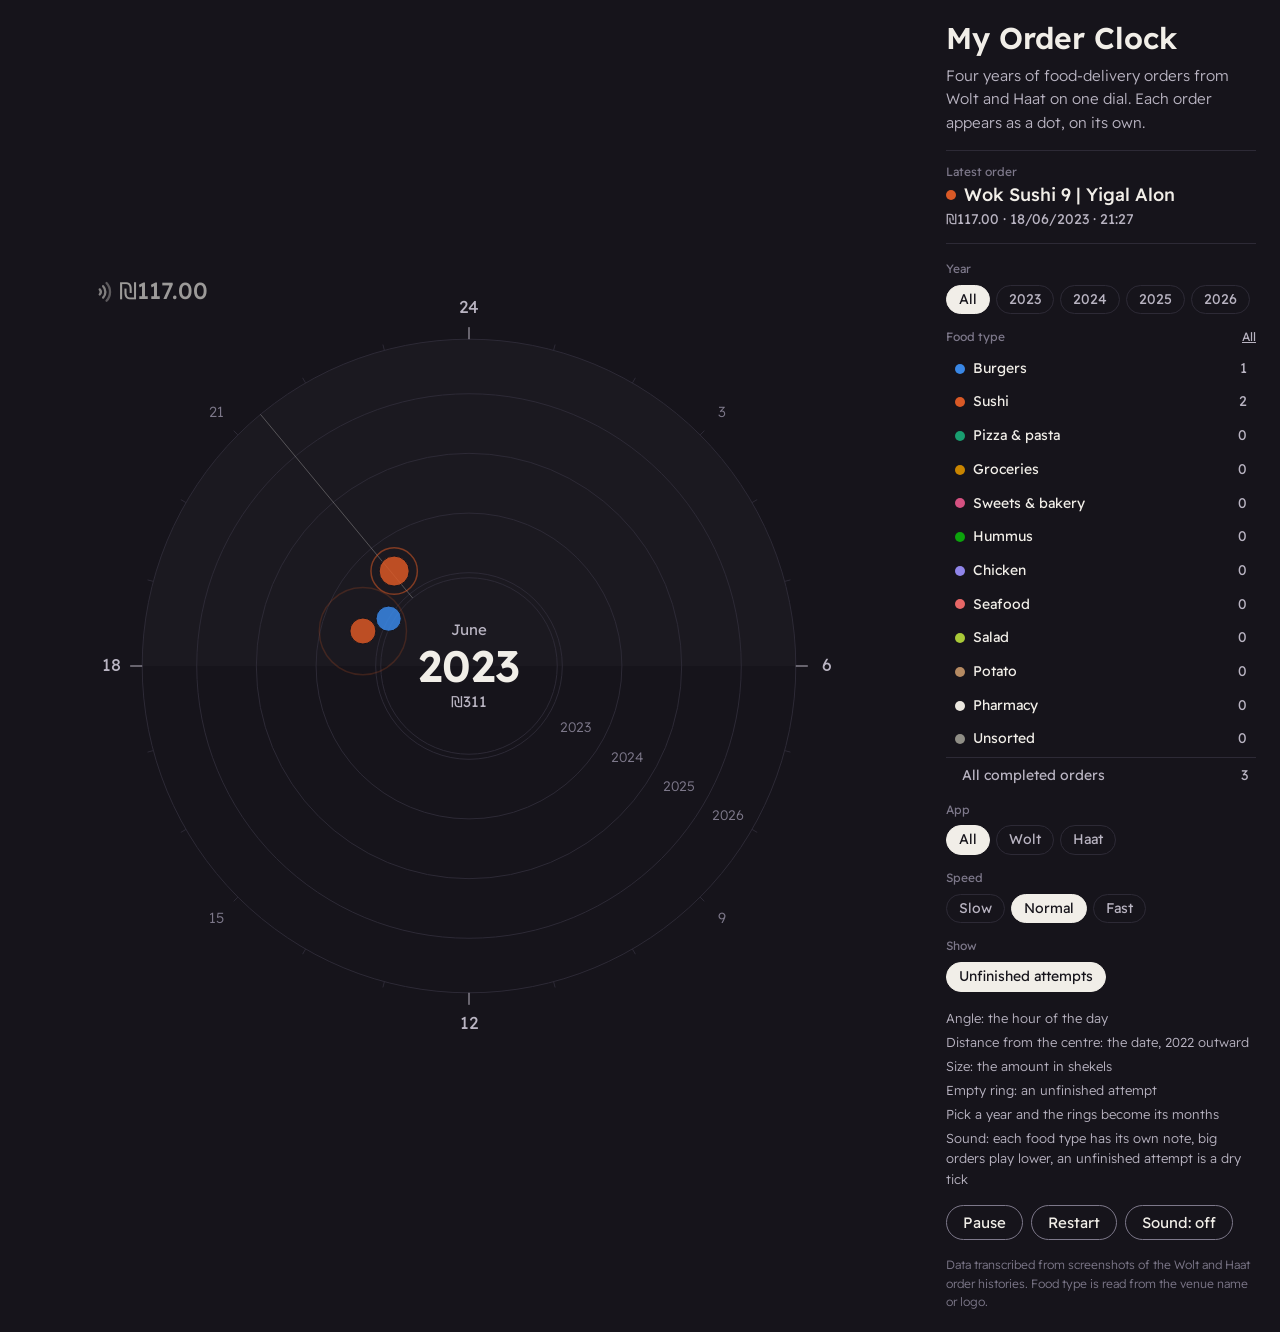
<file: my-order-clock/index.html>
<!DOCTYPE html>
<html lang="en" dir="ltr">
<head>
<meta charset="utf-8">
<meta name="viewport" content="width=device-width, initial-scale=1">
<title>My Order Clock</title>
<link rel="preconnect" href="https://fonts.googleapis.com">
<link href="https://fonts.googleapis.com/css2?family=Readex+Pro:wght@300;400;500;600&display=swap" rel="stylesheet">
<style>
/* Layout idea: one 24-hour dial fills the screen. Angle is the time of day, distance from the centre is the date, so four years of orders grow outward like tree rings. Single dark theme by choice: the dial is a night clock. */
:root{
  --bg:#16141b; --ring:#2d2a36; --text:#f1eee8; --text2:#b9b4c2; --muted:#7d788a; --hand:#f1eee8;
  --c-burger:#3987e5; --c-sushi:#d95926; --c-pizza:#199e70; --c-market:#c98500; --c-sweet:#d55181; --c-hummus:#0ca30c; --c-chicken:#9085e9; --c-seafood:#e66767; --c-salad:#a9c938; --c-potato:#b58a62; --c-pharm:#ebe7df; --c-other:#8f8e86;
  --font:"Readex Pro","Segoe UI",Tahoma,sans-serif;
  color-scheme:dark;
}
*{box-sizing:border-box}
html,body{height:100%;margin:0}
body{background:var(--bg);color:var(--text);font-family:var(--font);font-size:15px;line-height:1.55}
button{font:inherit;color:inherit}
:focus-visible{outline:2px solid var(--text);outline-offset:2px}
.app{min-height:100%;max-width:1280px;margin:0 auto;padding:20px 24px;display:grid;grid-template-columns:minmax(0,1fr) 310px;gap:8px 32px;align-items:center}
.stage{position:relative;width:min(100%,max(340px,calc(100vh - 40px)));aspect-ratio:1;justify-self:center}
.stage canvas{position:absolute;inset:0;width:100%;height:100%;display:block}
.core{position:absolute;inset:0;display:flex;flex-direction:column;align-items:center;justify-content:center;pointer-events:none;text-align:center}
.core .mon{font-size:clamp(11px,1.7vmin,15px);color:var(--text2)}
.core .yr{font-size:clamp(22px,5vmin,44px);font-weight:600;line-height:1.1;font-variant-numeric:tabular-nums}
.core .sum{font-size:clamp(11px,1.7vmin,15px);color:var(--text2);font-variant-numeric:tabular-nums;direction:ltr}
.side{display:flex;flex-direction:column;gap:16px;min-width:0}
h1{font-size:30px;font-weight:600;line-height:1.2;margin:0;text-wrap:balance}
.lede{margin:8px 0 0;color:var(--text2);font-weight:300}
.now{border-top:1px solid var(--ring);border-bottom:1px solid var(--ring);padding:12px 0;min-height:86px}
.now .k{font-size:12px;color:var(--muted)}
.now .nm{font-size:18px;font-weight:500;display:flex;align-items:center;gap:8px;overflow-wrap:anywhere}
.now .meta{color:var(--text2);font-variant-numeric:tabular-nums;font-size:14px}
.sw{width:10px;height:10px;border-radius:50%;flex:none;display:inline-block}
.legend{list-style:none;margin:0;padding:0;display:flex;flex-direction:column;gap:2px}
.legend li.all,.legend button.cat{display:grid;grid-template-columns:auto minmax(0,1fr) auto;gap:8px;align-items:center;font-size:14px;width:100%}
.legend li.all{border-top:1px solid var(--ring);padding:7px 8px 0;color:var(--text2)}
.legend button.cat{background:none;border:1px solid transparent;border-radius:8px;padding:4px 8px;text-align:start;cursor:pointer}
.legend button.cat:hover{border-color:var(--ring)}
.legend button.cat[aria-pressed="false"]{color:var(--muted)}
.legend button.cat[aria-pressed="false"] .sw{opacity:.2}
.ctl{display:flex;flex-direction:column;gap:14px}
.grp{display:flex;flex-direction:column;gap:6px}
.lab{font-size:12px;color:var(--muted);display:flex;justify-content:space-between;align-items:center}
.link{background:none;border:0;padding:0;color:var(--text2);text-decoration:underline;cursor:pointer;font-size:12px}
.chips{display:flex;flex-wrap:wrap;gap:6px}
.chip{border:1px solid var(--ring);background:transparent;border-radius:999px;padding:3px 12px;cursor:pointer;font-size:14px;color:var(--text2)}
.chip:hover{border-color:var(--muted)}
.chip[aria-pressed="true"]{background:var(--text);color:var(--bg);border-color:var(--text)}
.legend .n{color:var(--text2);font-variant-numeric:tabular-nums}
.key{display:flex;flex-direction:column;gap:4px;font-size:13px;color:var(--text2);font-weight:300;margin:0}
.btns{display:flex;flex-wrap:wrap;gap:8px}
.btn[aria-pressed="true"]{background:var(--text);color:var(--bg);border-color:var(--text)}
.btn{border:1px solid var(--muted);background:transparent;border-radius:999px;padding:5px 16px;cursor:pointer}
.btn:hover{border-color:var(--text)}
.note{font-size:12px;color:var(--muted);margin:0;font-weight:300}
.tip{position:fixed;z-index:9;pointer-events:none;background:var(--text);color:var(--bg);border-radius:8px;padding:6px 10px;font-size:13px;line-height:1.45;max-width:230px}
.tip b{display:block;font-weight:600}
.tip[hidden]{display:none}
/* tall screen, 1080 x 1920: title, then the dial across the full width, then the panel in two columns */
@media (min-width:861px) and (orientation:portrait){
  body{font-size:18px}
  .app{max-width:1080px;padding:30px 36px;grid-template-columns:minmax(0,1fr) minmax(0,1fr);grid-template-rows:auto auto auto auto auto 1fr;
    grid-template-areas:"head head" "stage stage" "now ctl" "key ctl" "btns ctl" "note ctl";gap:18px 44px;align-items:start}
  .side{display:contents}
  .head{grid-area:head}.stage{grid-area:stage}.now{grid-area:now}.ctl{grid-area:ctl}.key{grid-area:key}.btns{grid-area:btns}.note{grid-area:note}
  h1{font-size:46px}.lede{font-size:20px;margin-top:6px}
  .now .k{font-size:14px}.now .nm{font-size:24px}.now .meta{font-size:17px}
  .legend li.all,.legend button.cat{font-size:17px}.chip{font-size:16px;padding:5px 16px}.lab,.link{font-size:14px}
  .key{font-size:15px;gap:6px}.btn{padding:8px 22px}.note{font-size:13px}
  .legend{display:grid;grid-template-columns:1fr 1fr;column-gap:20px}.legend li.all{grid-column:1/-1}
  .ctl{display:grid;grid-template-columns:auto 1fr;gap:14px 28px}.ctl .grp:nth-child(1),.ctl .grp:nth-child(2),.ctl .grp:nth-child(5){grid-column:1/-1}
  .stage{width:min(100%,max(600px,56vh))}
}
/* wide screen, 1920 x 1080: a larger dial with the panel beside it */
@media (min-width:1500px) and (orientation:landscape){
  .app{max-width:1720px;grid-template-columns:minmax(0,1fr) 450px;gap:8px 56px;padding:16px 28px}
  .side{gap:12px}h1{font-size:34px}.now{min-height:0;padding:10px 0}.key{gap:2px}
  .stage{width:min(100%,max(600px,calc(100vh - 32px)))}
  .legend{display:grid;grid-template-columns:1fr 1fr;column-gap:20px}.legend li.all{grid-column:1/-1}
  .ctl{display:grid;grid-template-columns:auto 1fr;gap:14px 28px}.ctl .grp:nth-child(1),.ctl .grp:nth-child(2),.ctl .grp:nth-child(5){grid-column:1/-1}
}
@media (max-width:860px){
  .app{grid-template-columns:minmax(0,1fr);padding:16px;gap:14px;align-items:start}
  .side{order:2;gap:16px}
  .head{order:0}
  .stage{width:100%}
  h1{font-size:25px}
  .now{min-height:0}
}
</style>
</head>
<body>
<div class="app">
  <div class="stage" id="stage">
    <canvas id="cv" role="img" aria-label="A 24-hour dial where each order is a dot placed by its time, date and amount"></canvas>
    <div class="core"><span class="mon" id="mon"></span><span class="yr" id="yr"></span><span class="sum" id="sum"></span></div>
  </div>
  <aside class="side">
    <div class="head">
      <h1>My Order Clock</h1>
      <p class="lede">Four years of food-delivery orders from Wolt and Haat on one dial. Each order appears as a dot, on its own.</p>
    </div>
    <div class="now" aria-live="off">
      <div class="k">Latest order</div>
      <div class="nm"><span class="sw" id="nowSw"></span><span id="nowNm"></span></div>
      <div class="meta" id="nowMeta"></div>
    </div>
    <div class="ctl">
      <div class="grp"><span class="lab">Year</span><div class="chips" id="years"></div></div>
      <div class="grp"><span class="lab">Food type <button class="link" id="allCats" type="button">All</button></span><ul class="legend" id="legend"></ul></div>
      <div class="grp"><span class="lab">App</span><div class="chips" id="apps"></div></div>
      <div class="grp"><span class="lab">Speed</span><div class="chips" id="speed"></div></div>
      <div class="grp"><span class="lab">Show</span><div class="chips" id="misc"></div></div>
    </div>
    <p class="key">
      <span>Angle: the hour of the day</span>
      <span>Distance from the centre: the date, 2022 outward</span>
      <span>Size: the amount in shekels</span>
      <span>Empty ring: an unfinished attempt</span>
      <span>Pick a year and the rings become its months</span>
      <span>Sound: each food type has its own note, big orders play lower, an unfinished attempt is a dry tick</span>
    </p>
    <div class="btns">
      <button class="btn" id="toggle" type="button">Pause</button>
      <button class="btn" id="again" type="button">Restart</button>
      <button class="btn" id="sound" type="button" aria-pressed="false">Sound: off</button>
    </div>
    <p class="note">Data transcribed from screenshots of the Wolt and Haat order histories. Food type is read from the venue name or logo.</p>
  </aside>
</div>
<div class="tip" id="tip" hidden></div>
<script>
(function(){
const RAW=`2022-12-31 20:02|97.00|Burger Station|Ramat Gan
2023-04-23 19:13|106.00|Japanika Kosher|Bursa Ramat Gan
2023-06-18 21:27|117.00|Wok Sushi 9|Yigal Alon
2023-07-17 18:00|81.00|Sai Sushi Bar|Ramat Gan
2023-08-23 16:35|291.00|Oban Koban|
2024-01-10 19:24|91.00|Paris Texas Burger|Givatayim
2024-02-27 19:38|199.00|Burger Station|Ramat Gan
2024-03-05 20:34|81.00|Sai Sushi Bar|Ramat Gan
2024-03-06 18:30|91.00|Paris Texas Burger|Givatayim
2024-05-09 12:18|67.00|Domino's Pizza|Ramat Gan
2024-06-03 20:26|164.00|MeatBar Burger|Ibn Gvirol
2024-06-20 21:16|94.00|Mr.Potato|Nazareth
2024-06-24 21:15|-|Superfood Salad Bar|
2024-06-24 21:15|78.00|Superfood Salad Bar|
2024-07-09 15:24|69.80|Wolt Market|Bursa
2024-08-17 21:20|80.30|am:pm|Kehilat Saloniki
2024-08-20 17:04|94.00|MeatBar Burger|Ibn Gvirol
2024-08-26 21:55|81.00|Sai Sushi Bar|Ramat Gan
2024-08-27 20:38|70.00|Black Store|
2024-09-11 13:59|83.00|Chikinn||h
2024-10-17 17:29|76.00|Richard Burger||h
2024-11-03 20:51|-|Hummus Falafel Halim|
2024-11-03 21:12|66.00|Paris Texas Burger|Givatayim
2024-11-17 16:48|68.00|Hummus Falafel Halim|
2024-11-26 17:02|88.00|MeatBar Burger|Ibn Gvirol
2024-12-03 10:33|94.20|Wolt Market|Bursa
2024-12-04 18:46|119.00|Sai Sushi Bar|Ramat Gan
2024-12-12 15:28|100.50|Wolt Market|Bursa
2024-12-13 13:14|179.00|Jeraisy|Galilee St|h
2025-01-11 20:52|92.50|Wolt Market|Bursa
2025-01-21 19:37|131.90|Roladin|Borochov Givatayim
2025-01-29 00:04|168.90|HaMosad|
2025-01-30 23:14|156.90|MeatBar Burger|Ibn Gvirol
2025-02-06 14:52|187.90|GDB Burger|Ibn Gabirol
2025-02-10 21:38|68.50|Wolt Market|Bursa
2025-02-15 22:58|93.67|Wolt Market|Bursa
2025-02-19 18:41|215.90|Paris Texas Burger|Givatayim
2025-02-25 00:39|76.00|Yellow Mini Market|Aluf Sade
2025-03-02 17:27|87.70|Sai Sushi Bar|Ramat Gan
2025-03-11 18:48|177.90|Black Store|
2025-03-19 20:02|24.75|Roladin|Borochov Givatayim
2025-03-26 17:19|-|Paris Texas Burger|Givatayim
2025-03-26 17:21|-|Paris Texas Burger|Givatayim
2025-03-26 17:21|357.90|Paris Texas Burger|Givatayim
2025-04-17 14:37|213.00|Zachi|Nazareth|h
2025-04-18 16:28|158.60|Pizza Papa John's|Nof HaGalil|h
2025-04-25 19:07|-|Yellow Market|Hayarkon
2025-04-25 19:08|88.75|Yellow Market|Hayarkon
2025-04-27 13:16|87.70|Sai Sushi Bar|Ramat Gan
2025-05-06 20:02|71.00|Black Store|
2025-05-07 18:33|86.21|Wolt Market|Bursa
2025-05-07 18:40|87.15|Metuka|Ramat Gan
2025-05-23 21:06|310.00|Adam's Smoke House||h
2025-05-30 12:47|168.00|Jeraisy|Salesian|h
2025-05-30 19:04|189.00|Shrimso||h
2025-06-09 14:59|161.90|Vitrina Burgers|Lilienblum
2025-06-11 13:57|152.90|Sai Sushi Bar|Ramat Gan
2025-06-16 13:27|176.00|Jeraisy|Salesian|h
2025-06-23 18:41|210.40|Machsanei HaShuk|Nof HaGalil
2025-06-28 22:24|92.43|am:pm|Arlozorov Ramat Gan
2025-07-01 09:38|86.97|Wolt Market|Bursa
2025-07-01 16:58|93.80|MeatBar Burger|Ibn Gvirol
2025-07-02 21:13|164.90|Wolt Market|Bursa
2025-07-13 19:26|106.30|Silly Kid|Neot Afeka
2025-07-14 20:11|222.90|Flakes & Burgers by IWO'S|
2025-07-18 19:42|199.00|Wasabi Sushi||h
2025-07-23 18:01|136.90|La Cucina|
2025-07-26 21:13|141.10|Pizza Papa John's|Nof Hagalil
2025-07-28 10:24|-|Machsany Lahav|Nof HaGalil
2025-07-28 10:25|87.28|Machsany Lahav|Nof HaGalil
2025-07-29 19:29|185.90|Paris Texas Burger|Givatayim
2025-08-01 21:14|122.00|Mary||h
2025-08-07 16:42|128.90|Hummus Ha'kikar|
2025-08-07 22:58|-|Wolt Market|Bursa
2025-08-07 22:59|-|Wolt Market|Bursa
2025-08-07 23:03|-|Wolt Market|Bursa
2025-08-07 23:05|119.60|Wolt Market|Bursa
2025-08-07 23:20|65.10|R PIZZA|
2025-08-27 15:30|418.00|BBB|Nof HaGalil|h
2025-09-07 16:33|90.85|Sai Sushi Bar|Ramat Gan
2025-09-24 21:35|161.00|Basel Burger|Nazareth|h
2025-09-28 13:10|84.36|Machsany Lahav|Nof HaGalil
2025-10-16 21:10|123.00|Il Mulino||h
2025-10-22 14:54|104.20|GDB Burger|Maoz Aviv
2025-10-26 19:26|80.02|am:pm|Arlozorov Ramat Gan
2025-10-29 19:11|71.00|Black Store|Ramat Aviv
2025-11-04 19:34|67.00|Pasta Basta|Ramat Gan - Givatayim
2025-11-13 16:45|79.30|Paris Texas Burger|Givatayim
2025-11-29 20:39|311.90|Grinberg Burger|North TLV
2025-11-29 22:42|245.40|am:pm|Arlozorov Ramat Gan
2025-12-22 10:18|105.17|Be Pharm|Bloch Givatayim
2025-12-30 14:37|78.23|am:pm|Arlozorov Ramat Gan
2026-01-04 16:05|-|Roladin|Bursa
2026-01-04 16:05|77.60|Roladin|Bursa
2026-01-04 16:11|21.00|am:pm|Arlozorov Ramat Gan
2026-01-04 20:43|186.90|Bira Nekuda|Givatayim
2026-01-26 17:31|133.90|Sushi Time|Bnei Brak
2026-01-26 17:42|79.00|Choose Your Cookies|Dizengoff
2026-01-29 15:12|254.00|GOAT Burger||h
2026-01-30 21:04|72.85|Black Store|Ramat Aviv
2026-02-01 21:08|88.75|Roladin|Borochov Givatayim
2026-02-05 15:30|198.90|Paris Texas Burger|Givatayim
2026-04-02 11:06|153.00|Jeraisy|Salesian|h
2026-04-04 19:48|216.80|Pizza Hut|Nof HaGalil|h
2026-04-12 20:32|148.90|Choose Your Cookies|Dizengoff
2026-04-15 19:25|135.90|Pizza Story|Ramat Gan
2026-04-18 20:22|149.00|I Sushi||h
2026-04-30 20:43|142.90|Choose Your Cookies|Dizengoff
2026-05-01 12:56|73.00|Abulafia|Menachem Begin
2026-05-07 21:29|190.90|Parmesan|
2026-05-13 15:11|111.30|Pastito|Givatayim
2026-05-13 19:21|90.75|Roladin|Yehuda HaMakabi
2026-05-18 21:12|131.50|Black Store|Ramat Aviv
2026-05-19 21:34|95.90|Fresh The Market|Ramat Gan
2026-05-21 00:00|113.75|Andre Ice Cream|Ramat Gan
2026-05-21 20:59|204.90|Night Cookie|Tel Aviv
2026-05-24 21:54|179.90|Tonys Pizza|Ramat Gan
2026-05-25 00:12|0.00|Pizza 1+1|
2026-05-25 19:33|117.80|Choose Your Cookies|Dizengoff
2026-05-27 19:49|231.90|Olio Italian|Bograshov
2026-05-30 22:50|153.90|Mary|Nazareth
2026-06-14 20:32|193.90|Black Store|Rothschild
2026-06-21 10:31|139.00|Jeraisy|Salesian|h
2026-06-27 20:57|140.90|Choose Your Cookies|Dizengoff
2026-07-01 22:49|-|Sai Sushi Bar|Ramat Gan
2026-07-01 22:50|139.90|Sai Sushi Bar|Ramat Gan
2026-07-07 11:50|91.70|Yellow Market|Hayarkon
2026-07-12 23:16|92.65|Alibi|Sushi bar
2026-07-13 15:59|159.90|Hummus Ful Abu Daud|
2026-07-14 23:45|-|Pizza Karina|
2026-07-16 11:03|89.28|Super Yuda|Yehuda HaMacabi
2026-07-17 22:17|105.55|Papi Pizza|Giv'atayim
2026-07-17 22:19|66.15|Papi Pasta|Giv'atayim
2026-07-18 20:29|199.90|Soft Cookies|Sarona Market
2026-07-22 14:11|130.07|Wolt Market|Bialik
2026-07-23 18:45|172.90|Tiras|Azrieli Mall
2026-07-25 12:28|171.90|Abulafia|Allenby
2026-07-26 17:26|87.50|Diana Express|
2026-07-31 00:35|125.85|Extreme Pizza|Tel Aviv
2026-07-31 18:04|148.90|Bobby From Nowhere|
2026-08-06 19:00|86.34|Machsanei HaShuk|Nof HaGalil
2026-08-13 19:31|-|Machsany Lahav|Nof HaGalil
2026-08-13 19:31|-|Machsany Lahav|Nof HaGalil
2026-08-13 19:34|204.00|Machsany Lahav|Nof HaGalil
2026-08-18 00:29|107.45|Paris Texas Burger|Givatayim
2026-09-19 20:26|116.00|Mr.Potato|Al-Ain|h
2026-09-20 11:18|148.00|Jeraisy|Salesian|h
2026-09-24 17:04|226.00|Mary||h
2026-09-27 20:33|108.00|Aldo|Nazareth|h
2026-10-14 10:04|-|Machsanei HaShuk|Nof HaGalil
2026-10-14 10:04|58.60|Machsanei HaShuk|Nof HaGalil
2026-10-22 11:01|116.58|Machsany Lahav|Nof HaGalil
2026-10-24 17:06|178.00|Atza Sushi Bar|Nof HaGalil|h
2026-11-09 19:20|147.90|Choose Your Cookies|Dizengoff
2026-11-16 20:48|-|Shake House|
2026-11-16 20:49|-|Shake House|
2026-11-16 20:51|192.90|Shake House|
2026-11-23 15:54|155.90|Four Monkeys|`;
const CATS=[
  {id:'burger',ar:'Burgers',re:/burger|^bbb$|hamosad|adam's smoke house|zachi|bobby from nowhere/i},
  {id:'sushi',ar:'Sushi',re:/sushi|japanika|oban koban/i},
  {id:'pizza',ar:'Pizza & pasta',re:/pizza|pasta|italian|mulino|^mary$|la cucina|pastito|parmesan|bira nekuda/i},
  {id:'market',ar:'Groceries',re:/market|am:pm|machsan|super yuda/i},
  {id:'sweet',ar:'Sweets & bakery',re:/roladin|cookie|ice cream|abulafia|jeraisy|^aldo$|black store|metuka|shake house/i},
  {id:'hummus',ar:'Hummus',re:/hummus|diana express/i},
  {id:'chicken',ar:'Chicken',re:/silly kid|chikinn/i},
  {id:'seafood',ar:'Seafood',re:/shrimso/i},
  {id:'salad',ar:'Salad',re:/superfood salad/i},
  {id:'potato',ar:'Potato',re:/mr\.potato|^tiras$/i},
  {id:'pharm',ar:'Pharmacy',re:/be pharm/i},
  {id:'other',ar:'Unsorted',re:/./}
];
const $=id=>document.getElementById(id);
const css=n=>getComputedStyle(document.documentElement).getPropertyValue(n).trim();
const COL=Object.fromEntries(CATS.map(c=>[c.id,css('--c-'+c.id)])),INK={ring:css('--ring'),text:css('--text'),text2:css('--text2'),muted:css('--muted'),bg:css('--bg')},FONT=css('--font');
const catAr=Object.fromEntries(CATS.map(c=>[c.id,c.ar]));
const MON=['January','February','March','April','May','June','July','August','September','October','November','December'];
const TAU=Math.PI*2;
const orders=RAW.split('\n').map(l=>{const [dt,a,name,branch,src]=l.split('|');const [y,m,d,h,mi]=dt.split(/[- :]/).map(Number);
  const full=name+(branch?' | '+branch:''),o={d:new Date(y,m-1,d,h,mi),amt:a==='-'?null:+a,full,cat:CATS.find(c=>c.re.test(name==='Alibi'?full:name)).id,born:-1,on:true,u:0,src:src||'w'};
  o.ang=(h+mi/60)/24*TAU-Math.PI/2;return o});
/* a food type with no orders gets no button */
for(let i=CATS.length-1;i>=0;i--)if(!orders.some(o=>o.cat===CATS[i].id))CATS.splice(i,1);
const nf=n=>Math.round(n).toLocaleString('en-US');
const dstr=d=>String(d.getDate()).padStart(2,'0')+'/'+String(d.getMonth()+1).padStart(2,'0')+'/'+d.getFullYear()+' · '+d.getHours()+':'+String(d.getMinutes()).padStart(2,'0');

/* ---------- what the controls hold ---------- */
const F={cats:new Set(CATS.map(c=>c.id)),year:null,miss:true,speed:1,src:null};
let T0=0,T1=1,rings=[];
function applyFilter(){
  if(F.year){T0=new Date(F.year,0,1).getTime();T1=new Date(F.year+1,0,1).getTime();
    rings=[0,3,6,9].map(m=>({t:new Date(F.year,m,1).getTime(),label:MON[m]}))}
  else{T0=new Date(2022,11,1).getTime();T1=new Date(2026,11,1).getTime();
    rings=[2023,2024,2025,2026].map(y=>({t:new Date(y,0,1).getTime(),label:String(y)}))}
  orders.forEach(o=>{o.u=(o.d.getTime()-T0)/(T1-T0);o.on=F.cats.has(o.cat)&&(!F.year||o.d.getFullYear()===F.year)&&(F.miss||o.amt!==null)&&(!F.src||o.src===F.src)});
}

/* ---------- controls ---------- */
function chips(box,items,isOn,onPick){const el=$(box);el.textContent='';
  items.forEach(it=>{const b=document.createElement('button');b.type='button';b.className='chip';b.textContent=it.label;b.setAttribute('aria-pressed',String(isOn(it)));
    b.onclick=()=>{onPick(it);[...el.children].forEach((c,i)=>c.setAttribute('aria-pressed',String(isOn(items[i]))))};el.append(b)})}
chips('years',[{label:'All',v:null},...[2023,2024,2025,2026].map(y=>({label:String(y),v:y}))],it=>F.year===it.v,it=>{F.year=it.v;applyFilter();restart()});
chips('apps',[{label:'All',v:null},{label:'Wolt',v:'w'},{label:'Haat',v:'h'}],it=>F.src===it.v,it=>{F.src=it.v;applyFilter();recount()});
chips('speed',[{label:'Slow',v:.5},{label:'Normal',v:1},{label:'Fast',v:2.5}],it=>F.speed===it.v,it=>{F.speed=it.v});
chips('misc',[{label:'Unfinished attempts',v:'miss'}],()=>F.miss,()=>{F.miss=!F.miss;applyFilter();recount()});
const legend=$('legend');
CATS.forEach(c=>{const li=document.createElement('li'),b=document.createElement('button');b.type='button';b.className='cat';b.dataset.id=c.id;b.setAttribute('aria-pressed','true');
  b.innerHTML=`<span class="sw" style="background:var(--c-${c.id})"></span><span>${c.ar}</span><span class="n" id="n-${c.id}">0</span>`;
  b.onclick=()=>{if(F.cats.size===CATS.length)F.cats=new Set([c.id]);else if(F.cats.has(c.id)){F.cats.delete(c.id);if(!F.cats.size)F.cats=new Set(CATS.map(x=>x.id))}else F.cats.add(c.id);
    legend.querySelectorAll('button.cat').forEach(x=>x.setAttribute('aria-pressed',String(F.cats.has(x.dataset.id))));applyFilter();recount()};
  li.append(b);legend.append(li)});
{const li=document.createElement('li');li.className='all';li.innerHTML='<span></span><span>All completed orders</span><span class="n" id="n-all">0</span>';legend.append(li)}
$('allCats').onclick=()=>{F.cats=new Set(CATS.map(x=>x.id));legend.querySelectorAll('button.cat').forEach(x=>x.setAttribute('aria-pressed','true'));applyFilter();recount()};

/* ---------- canvas ---------- */
const cv=$('cv'),ctx=cv.getContext('2d');let W=0,dpr=1,R0=0,R1=0,C=0;
function size(){const r=cv.getBoundingClientRect();W=r.width;dpr=Math.min(window.devicePixelRatio||1,2);cv.width=cv.height=Math.round(W*dpr);ctx.setTransform(dpr,0,0,dpr,0,0);
  C=W/2;R1=W/2-Math.max(44,W*.12);R0=R1*(W<480?.36:.27)}
const rad=u=>R0+(R1-R0)*Math.max(0,Math.min(1,u));
const dotR=a=>a===null?Math.max(2.2,W*.0045):Math.max(2.5,W*.0048)+Math.sqrt(a/360)*W*.019;
const pos=o=>[C+Math.cos(o.ang)*rad(o.u),C+Math.sin(o.ang)*rad(o.u)];

/* ---------- sound: synthesised in the browser, starts only after the Sound button is pressed ---------- */
const NOTE={burger:261.63,sushi:293.66,pizza:329.63,market:392,sweet:440,hummus:523.25,chicken:659.25,seafood:783.99,salad:698.46,potato:987.77,pharm:880,other:587.33};
let AC=null,master=null,soundOn=false,keep=null;
const SILENCE='[data-uri]';
function initAudio(){try{if(!AC){const K=window.AudioContext||window.webkitAudioContext;AC=new K();master=AC.createGain();master.gain.value=.9;master.connect(AC.destination)}
  /* iPhones mute Web Audio while the ring switch is on silent; a looping silent media element moves the page to the media channel */
  try{if(!keep){keep=new Audio(SILENCE);keep.loop=true;keep.setAttribute('playsinline','')}const pr=keep.play();if(pr&&pr.catch)pr.catch(()=>{})}catch(e){}
  if(AC.state!=='running'){const pr=AC.resume();if(pr&&pr.catch)pr.catch(()=>{})}return true}catch(e){AC=null;return false}}
function voice(freq,type,peak,dur,pan,at){const t=AC.currentTime+(at||0),o=AC.createOscillator(),g=AC.createGain();o.type=type;o.frequency.value=freq;
  g.gain.setValueAtTime(.0001,t);g.gain.exponentialRampToValueAtTime(peak,t+.008);g.gain.exponentialRampToValueAtTime(.0001,t+dur);
  let out=g;if(AC.createStereoPanner){const p=AC.createStereoPanner();p.pan.value=pan;g.connect(p);out=p}
  o.connect(g);out.connect(master);o.start(t);o.stop(t+dur+.05)}
function ping(o){if(!soundOn||!AC)return;try{const pan=Math.max(-1,Math.min(1,Math.cos(o.ang)*.8));
  if(o.amt===null){voice(1500,'square',.03,.05,pan);return}
  const big=o.amt>=150,f=NOTE[o.cat]*(big?.5:1),dur=.45+Math.min(1,o.amt/360)*.9;
  voice(f,'sine',.22,dur,pan);voice(f*2,'triangle',.05,dur*.6,pan)}catch(e){}}
function chord(){if(!soundOn||!AC)return;try{[130.81,196,261.63,329.63].forEach((f,i)=>voice(f,'sine',.12,2.6,0,i*.09))}catch(e){}}
$('sound').onclick=()=>{const b=$('sound');if(soundOn){soundOn=false;try{keep&&keep.pause()}catch(e){}}else{if(!initAudio()){b.textContent='Sound unavailable here';return}soundOn=true;
    /* a short rising pair of notes right away, so it is clear the sound works */
    try{voice(392,'sine',.25,.5,0);voice(523.25,'sine',.25,.7,0,.16)}catch(e){}
    setTimeout(()=>{if(soundOn&&AC&&AC.state!=='running')b.textContent='Sound blocked by this app'},700)}
  b.setAttribute('aria-pressed',String(soundOn));b.textContent=soundOn?'Sound: on':'Sound: off'};

/* ---------- playback ---------- */
const reduce=window.matchMedia('(prefers-reduced-motion: reduce)').matches;
let n=0,playing=!reduce,nextAt=0,holdUntil=0,total=0,shownTotal=0,hand=-Math.PI/2,handTo=-Math.PI/2,last=null;
function recount(){let done=0;total=0;const counts={};
  for(const o of orders)if(o.born>=0&&o.on&&o.amt!==null){done++;total+=o.amt;counts[o.cat]=(counts[o.cat]||0)+1}
  CATS.forEach(c=>$('n-'+c.id).textContent=counts[c.id]||0);$('n-all').textContent=done}
function reveal(o,t){o.born=t;last=o;handTo=o.ang;recount();
  $('mon').textContent=MON[o.d.getMonth()];$('yr').textContent=o.d.getFullYear();
  $('nowSw').style.background=COL[o.cat];$('nowNm').textContent=o.full;
  $('nowMeta').textContent=(o.amt===null?'Unfinished attempt':'₪'+o.amt.toFixed(2))+' · '+dstr(o.d)}
function restart(){pay=null;n=0;holdUntil=0;nextAt=0;last=null;shownTotal=0;orders.forEach(o=>o.born=-1);recount();
  $('nowNm').textContent='';$('nowMeta').textContent='';$('nowSw').style.background='transparent';$('mon').textContent='';$('yr').textContent=F.year||'';
  if(reduce)showAll(performance.now())}
function skipOff(t){while(n<orders.length&&!orders[n].on){orders[n].born=t-5000;n++}}
function showAll(t){for(;n<orders.length;n++){const o=orders[n];if(o.on)reveal(o,t-5000);else o.born=t-5000}}
/* payment moment: with each paid order a tap-to-pay sign and the amount light up behind the dial, then fade before the next one */
let pay=null;const PAY=900;
const rgba=(hex,a)=>{const n=parseInt(hex.slice(1),16);return `rgba(${n>>16&255},${n>>8&255},${n&255},${a})`};
/* one fixed, quiet spot in the top-left corner, so the eye stays on the dial */
const paySpot=()=>[.13,.065];
function drawPay(t){if(!pay)return;const q=(t-pay.t)/(PAY/Math.sqrt(F.speed));if(q>=1||!pay.o.on){pay=null;return}
  const a=q<.12?q/.12:1-(q-.12)/.88,fs=Math.max(11,W*.027),px=pay.x*W,py=pay.y*W;
  ctx.save();ctx.translate(px,py);
  ctx.textAlign='center';ctx.textBaseline='middle';ctx.font=`500 ${fs}px ${FONT}`;const txt='₪'+pay.o.amt.toFixed(2),tw=ctx.measureText(txt).width,shift=fs*.55;
  ctx.fillStyle=rgba('#f1eee8',.75*a);ctx.fillText(txt,shift,0);
  /* three tap-to-pay waves before the amount, lighting up one after another */
  ctx.lineCap='round';ctx.lineWidth=Math.max(1.2,fs*.1);const wx=shift-tw/2-fs*.95;
  for(let k=0;k<3;k++){const on=Math.max(0,Math.min(1,(q-k*.1)/.12));if(!on)continue;ctx.strokeStyle=rgba('#f1eee8',.6*a*on);ctx.beginPath();ctx.arc(wx,0,fs*(.16+k*.2),-.75,.75);ctx.stroke()}
  ctx.restore()}
const back=x=>{const c=1.9;return 1+(c+1)*Math.pow(x-1,3)+c*Math.pow(x-1,2)};

function draw(t){
  ctx.clearRect(0,0,W,W);
  const f=Math.max(11,W*.02);
  ctx.beginPath();ctx.moveTo(C,C);ctx.arc(C,C,R1,(-6/24)*TAU-Math.PI/2,(6/24)*TAU-Math.PI/2);ctx.closePath();ctx.fillStyle='rgba(255,255,255,.022)';ctx.fill();
  drawPay(t);
  /* date rings: years, or quarters when one year is picked */
  ctx.lineWidth=1;ctx.strokeStyle=INK.ring;ctx.textAlign='center';ctx.textBaseline='middle';
  ctx.beginPath();ctx.arc(C,C,R0,0,TAU);ctx.stroke();ctx.beginPath();ctx.arc(C,C,R1,0,TAU);ctx.stroke();
  const a8=(8/24)*TAU-Math.PI/2;ctx.font=`300 ${Math.max(10,f*.8)}px ${FONT}`;
  rings.forEach((g,i)=>{const u=(g.t-T0)/(T1-T0),r=rad(u);if(u>0.001){ctx.beginPath();ctx.arc(C,C,r,0,TAU);ctx.stroke()}
    const next=i+1<rings.length?(rings[i+1].t-T0)/(T1-T0):1,rm=rad((Math.max(0,u)+next)/2);ctx.fillStyle=INK.muted;ctx.fillText(g.label,C+Math.cos(a8)*rm,C+Math.sin(a8)*rm)});
  /* hours */
  for(let h=0;h<24;h++){const a=h/24*TAU-Math.PI/2,big=h%6===0,r1=R1+(big?W*.014:W*.007);ctx.beginPath();ctx.moveTo(C+Math.cos(a)*R1,C+Math.sin(a)*R1);ctx.lineTo(C+Math.cos(a)*r1,C+Math.sin(a)*r1);ctx.strokeStyle=big?INK.text2:INK.ring;ctx.stroke();
    if(h%3===0){ctx.fillStyle=big?INK.text2:INK.muted;ctx.font=`${big?400:300} ${big?f:f*.85}px ${FONT}`;const rl=R1+W*.036;ctx.fillText(h===0?'24':String(h),C+Math.cos(a)*rl,C+Math.sin(a)*rl)}}
  /* hand */
  let d=handTo-hand;d=Math.atan2(Math.sin(d),Math.cos(d));hand+=d*.18;
  if(last&&n<orders.length){ctx.beginPath();ctx.moveTo(C+Math.cos(hand)*R0,C+Math.sin(hand)*R0);ctx.lineTo(C+Math.cos(hand)*R1,C+Math.sin(hand)*R1);ctx.strokeStyle='rgba(241,238,232,.28)';ctx.lineWidth=1;ctx.stroke()}
  /* orders */
  for(const o of orders){if(o.born<0||!o.on)continue;const age=t-o.born,[x,y]=pos(o),k=Math.min(1,age/480),r=dotR(o.amt)*Math.max(0,back(k));
    if(age<1100){const q=age/1100;ctx.beginPath();ctx.arc(x,y,dotR(o.amt)+q*W*.05,0,TAU);ctx.strokeStyle=COL[o.cat];ctx.globalAlpha=(1-q)*.7;ctx.lineWidth=1.5;ctx.stroke();ctx.globalAlpha=1}
    ctx.beginPath();ctx.arc(x,y,r,0,TAU);
    if(o.amt===null){ctx.strokeStyle=COL[o.cat];ctx.lineWidth=1.3;ctx.stroke()}
    else{ctx.fillStyle=COL[o.cat];ctx.globalAlpha=.86;ctx.fill();ctx.globalAlpha=1;ctx.lineWidth=1;ctx.strokeStyle=INK.bg;ctx.stroke()}}
  shownTotal+=(total-shownTotal)*.15;$('sum').textContent='₪'+nf(shownTotal);
}
function frame(t){
  if(playing&&W>20)try{
    skipOff(t);
    if(n<orders.length){if(t>=nextAt){const o=orders[n];reveal(o,t);ping(o);if(o.amt!==null){const [x,y]=paySpot();pay={o,t,x,y}}n++;skipOff(t);const nx=orders[n];
        const near=nx&&nx.d-o.d<36e5,gap=nx?(nx.d-o.d)/864e5:0;nextAt=t+(near?150:Math.min(620,300+gap*4))/F.speed}}
    else if(!holdUntil){holdUntil=t+9000;chord()}
    else if(t>holdUntil)restart();
  }catch(e){}
  try{if(cv.clientWidth&&Math.abs(cv.clientWidth-W)>1)size();if(W>20)draw(t)}catch(e){}
  requestAnimationFrame(frame);
}
$('toggle').onclick=()=>{playing=!playing;$('toggle').textContent=playing?'Pause':'Resume';if(playing&&n>=orders.length)restart()};
$('again').onclick=()=>{restart();playing=!reduce;$('toggle').textContent=playing?'Pause':'Resume'};

/* pointing at a dot names the order */
const tip=$('tip');
function pick(e){const r=cv.getBoundingClientRect(),mx=e.clientX-r.left,my=e.clientY-r.top;let best=null,bd=1e9;
  for(const o of orders){if(o.born<0||!o.on)continue;const [x,y]=pos(o),d=Math.hypot(x-mx,y-my)-dotR(o.amt);if(d<8&&d<bd){bd=d;best=o}}
  if(!best){tip.hidden=true;return}
  tip.textContent='';const b=document.createElement('b');b.textContent=best.full;const s=document.createElement('div');
  s.textContent=(best.amt===null?'Unfinished attempt':'₪'+best.amt.toFixed(2)+' · '+catAr[best.cat]);const s2=document.createElement('div');s2.textContent=dstr(best.d);
  tip.append(b,s,s2);tip.hidden=false;const tr=tip.getBoundingClientRect();
  tip.style.left=Math.min(window.innerWidth-tr.width-8,Math.max(8,e.clientX-tr.width/2))+'px';tip.style.top=Math.max(8,e.clientY-tr.height-14)+'px'}
$('stage').addEventListener('pointermove',pick);$('stage').addEventListener('click',pick);$('stage').addEventListener('pointerleave',()=>{tip.hidden=true});

applyFilter();
new ResizeObserver(size).observe(cv);size();
if(reduce){showAll(performance.now());$('toggle').textContent='Resume'}
requestAnimationFrame(frame);
})();
</script>
</body>
</html>
</file>
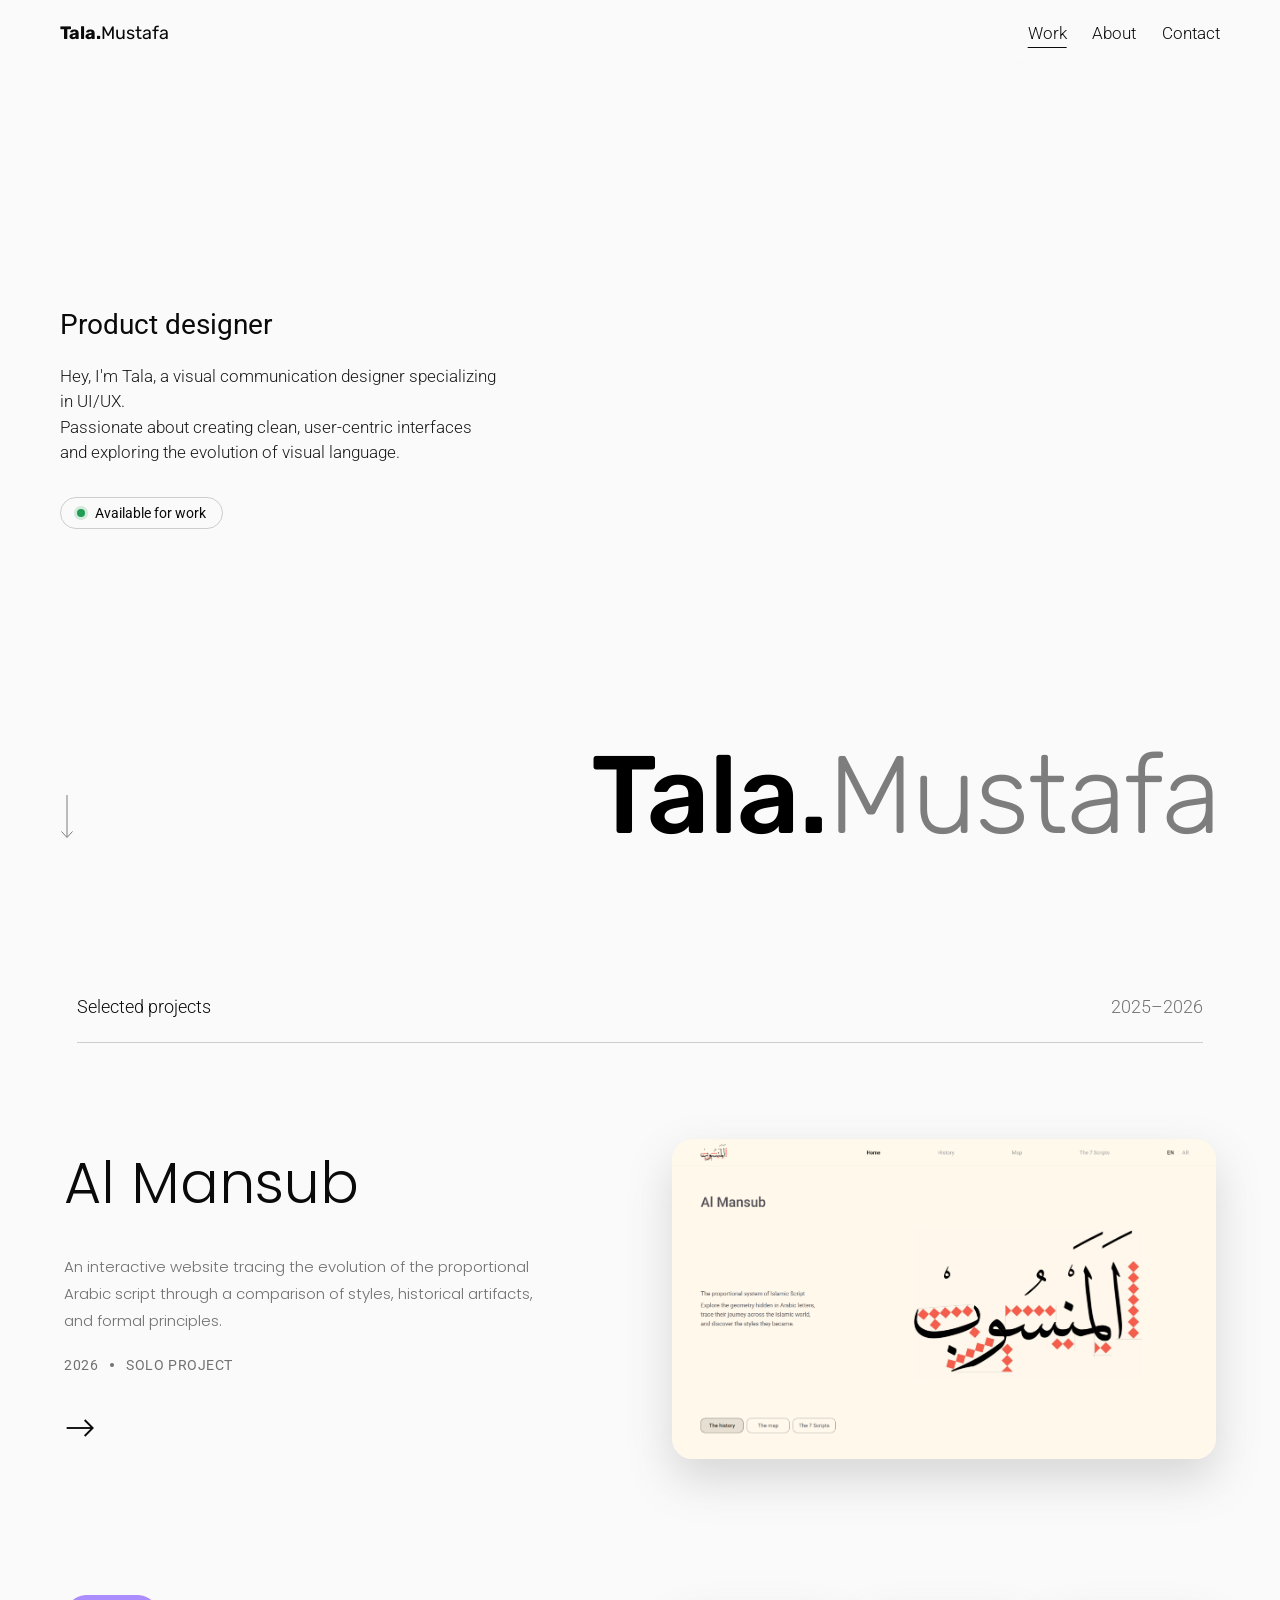
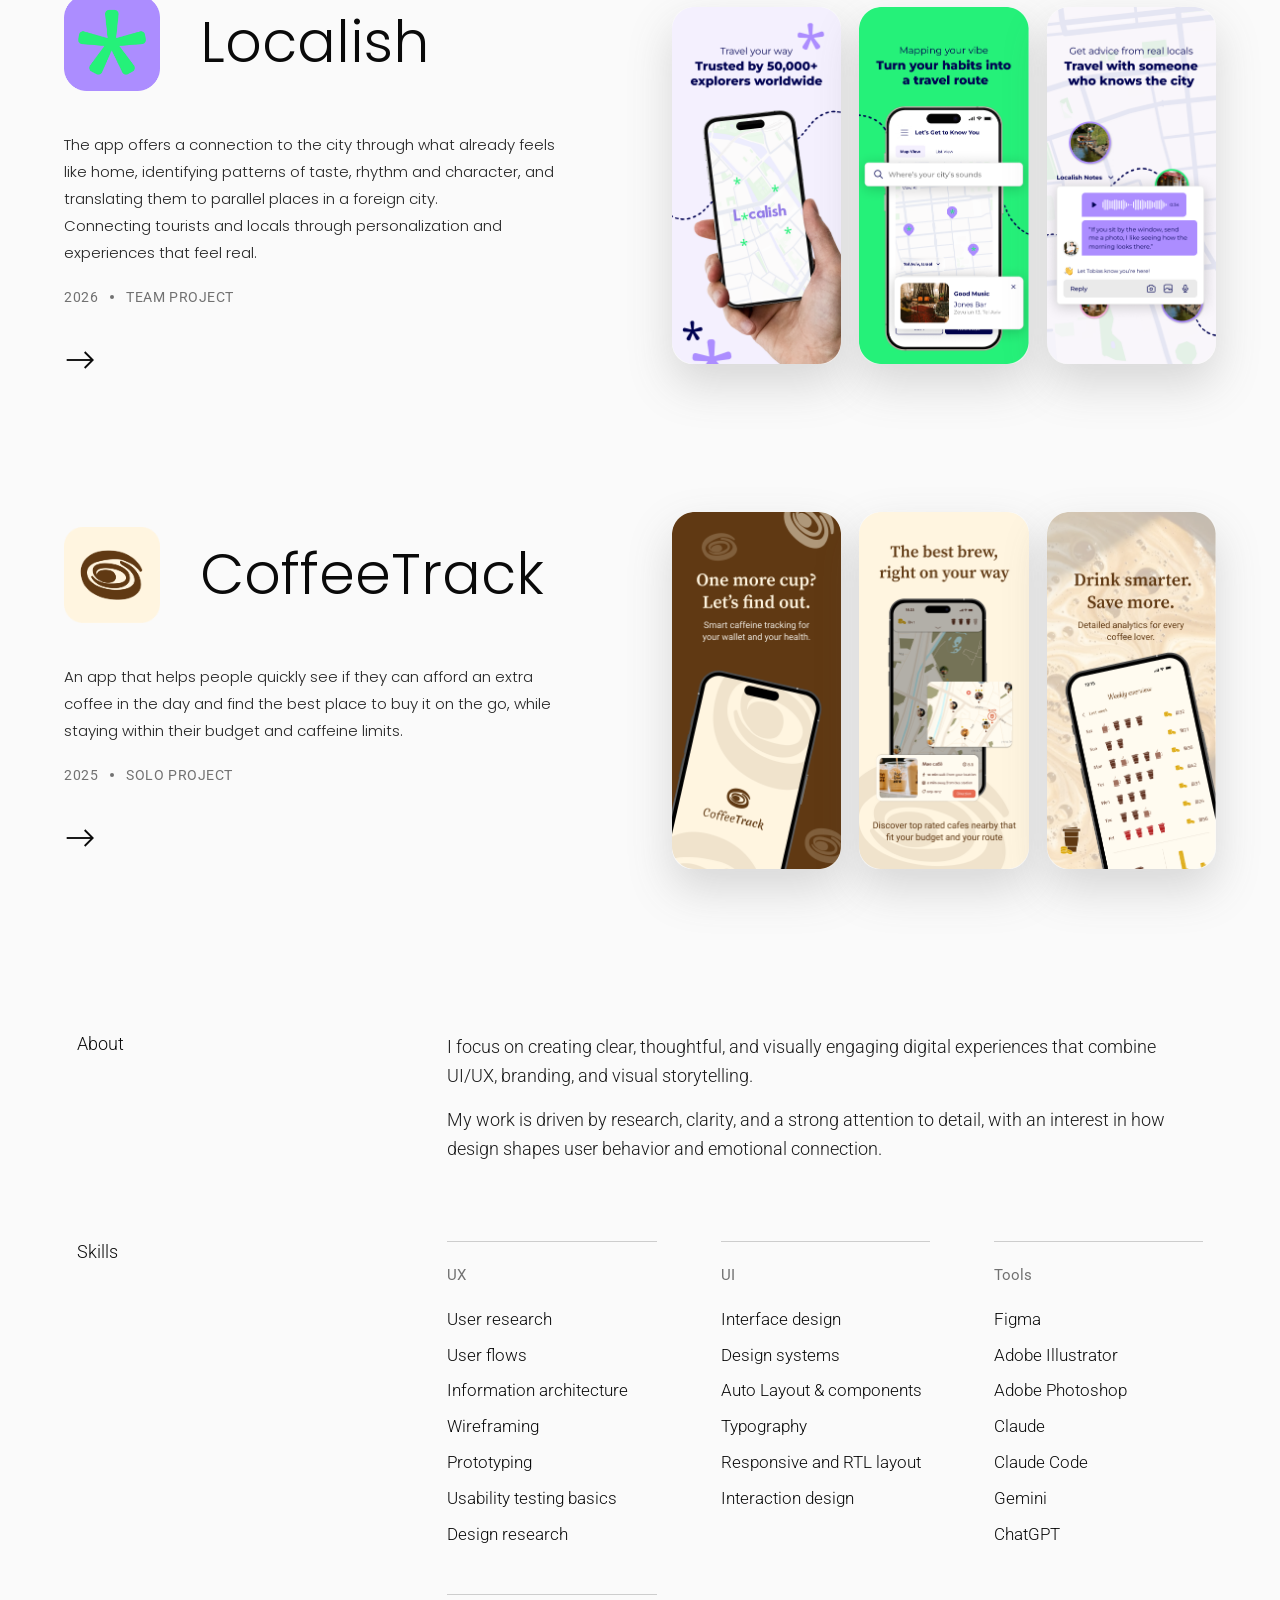
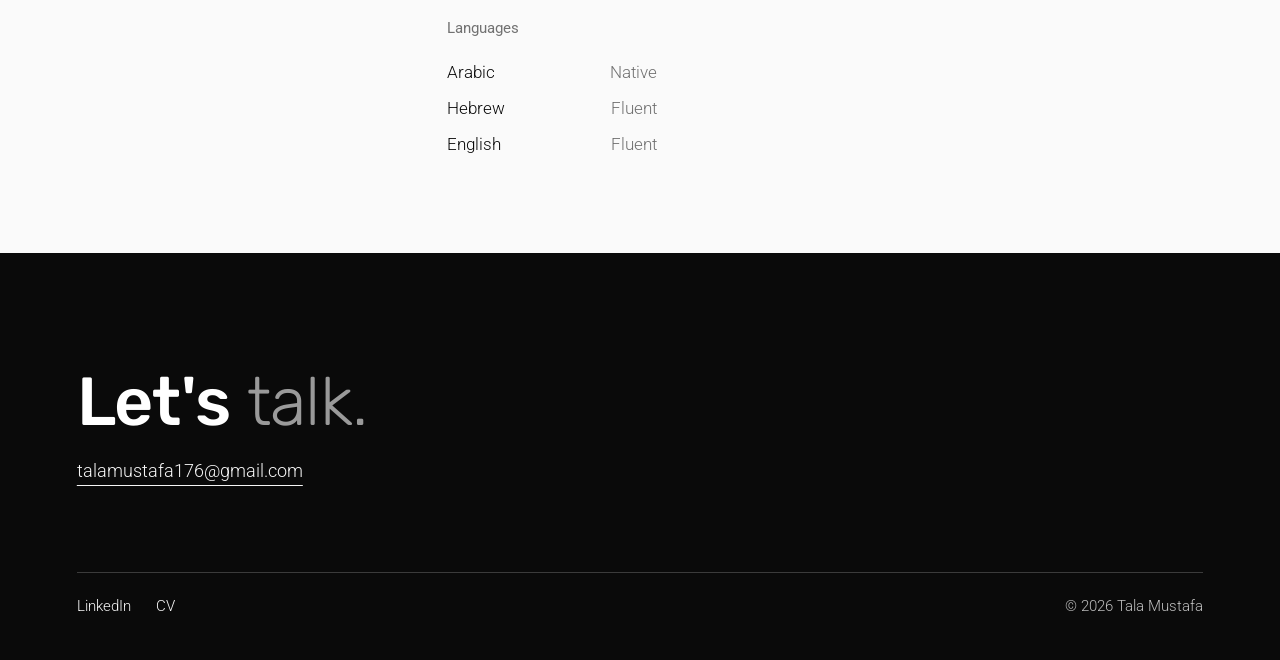
<file: site/index.html>
<!DOCTYPE html>
<html lang="en">
<head>
<meta charset="utf-8">
<meta name="viewport" content="width=device-width, initial-scale=1">
<title>Work — Tala Mustafa</title>
<meta name="description" content="Tala Mustafa — product designer and visual communication designer specializing in UI/UX. Selected projects 2025–2026.">
<link rel="preconnect" href="https://fonts.googleapis.com">
<link rel="preconnect" href="https://fonts.gstatic.com" crossorigin>
<link href="https://fonts.googleapis.com/css2?family=Poppins:wght@300;400&amp;family=Roboto:wght@300;400&amp;family=Rubik:wght@300;400;500;700&amp;display=swap" rel="stylesheet">
<link rel="stylesheet" href="assets/css/base.css">
<link rel="stylesheet" href="assets/css/work.css">
<script src="assets/js/work.js" defer></script>
</head>
<body id="top">

<header class="site-header">
  <a href="#top" class="wordmark-link" aria-label="Tala Mustafa — back to top"><b>Tala.</b><span>Mustafa</span></a>
  <nav class="site-nav" id="site-nav" aria-label="Main">
    <a href="#top" data-nav="work" aria-current="page">Work</a>
    <a href="#about" data-nav="about">About</a>
    <a href="#contact" data-nav="contact">Contact</a>
  </nav>
  <button type="button" class="burger" aria-label="Open menu" aria-expanded="false" aria-controls="site-nav">
    <svg width="40" height="26" viewBox="0 0 40 26" fill="none" aria-hidden="true"><path d="M1 1h38M1 13h38M1 25h38" stroke="currentColor" stroke-width="1.6" stroke-linecap="round"/></svg>
  </button>
</header>

<main>
  <section class="intro" aria-label="Introduction">
    <div class="intro-text">
      <p class="intro-title">Product designer</p>
      <p class="intro-body">Hey, I'm Tala, a visual communication designer specializing in UI/UX.<br>Passionate about creating clean, user-centric interfaces<br>and exploring the evolution of visual language.</p>
      <p class="badge">Available for work</p>
    </div>
    <a href="#work" class="scroll-cue" aria-label="Scroll to projects">
      <svg width="14" height="46" viewBox="0 0 14 46" fill="none" aria-hidden="true"><path d="M7 1v42" stroke="currentColor" stroke-width="1"/><path d="M1.5 37.5 7 43.5 12.5 37.5" stroke="currentColor" stroke-width="1" fill="none"/></svg>
    </a>
    <h1 class="wordmark"><b>Tala.</b><span>Mustafa</span></h1>
  </section>

  <div class="projects-head" id="work">
    <h2 class="section-label"><span>Selected projects</span><span>2025–2026</span></h2>
  </div>

  <section class="project" aria-label="Al Mansub">
    <a href="almansub.html" class="project-grid" aria-label="Open Al Mansub project page">
      <div class="project-text" data-reveal>
        <h2 class="project-title">Al Mansub</h2>
        <p class="project-desc project-desc--dim">An interactive website tracing the evolution of the proportional Arabic script through a comparison of styles, historical artifacts, and formal principles.</p>
        <p class="project-meta"><span>2026</span><i aria-hidden="true"></i><span>Solo project</span></p>
        <span class="project-arrow" aria-hidden="true">
          <svg width="32" height="32" viewBox="0 0 24 24" fill="none"><path d="M2 12h19" stroke="currentColor" stroke-width="1.4"/><path d="M15.5 6 21.5 12l-6 6" stroke="currentColor" stroke-width="1.4" fill="none"/></svg>
        </span>
      </div>
      <figure class="project-figure" data-reveal>
        <img src="assets/img/almansub-site.png" width="2455" height="1447" alt="Al Mansub website home — the proportional system of Islamic script, Arabic calligraphy with red diamond proportion marks">
      </figure>
    </a>
  </section>

  <section class="project" aria-label="Localish">
    <div class="project-grid">
      <div class="project-text" data-reveal>
        <div class="project-title-row">
          <img class="project-icon" src="assets/img/localish-icon.png" alt="" width="180" height="180">
          <h2 class="project-title">Localish</h2>
        </div>
        <p class="project-desc">The app offers a connection to the city through what already feels like home, identifying patterns of taste, rhythm and character, and translating them to parallel places in a foreign city. <br>Connecting tourists and locals through personalization and experiences that feel real.</p>
        <p class="project-meta"><span>2026</span><i aria-hidden="true"></i><span>Team project</span></p>
        <a href="localish.html" class="project-arrow" aria-label="Open Localish case study">
          <svg width="32" height="32" viewBox="0 0 24 24" fill="none" aria-hidden="true"><path d="M2 12h19" stroke="currentColor" stroke-width="1.4"/><path d="M15.5 6 21.5 12l-6 6" stroke="currentColor" stroke-width="1.4" fill="none"/></svg>
        </a>
      </div>
      <div class="screens" data-reveal>
        <img src="assets/img/localish-3.png" loading="lazy" alt="Localish app-store screen — hand holding a phone with the Localish map, titled Trusted by 50,000+ explorers worldwide">
        <img src="assets/img/localish-1.png" loading="lazy" alt="Localish app-store screen — map view turning habits into a travel route">
        <img src="assets/img/localish-2.png" loading="lazy" alt="Localish app-store screen — voice notes and chat with a local, Travel with someone who knows the city">
      </div>
    </div>
  </section>

  <section class="project" aria-label="CoffeeTrack">
    <div class="project-grid">
      <div class="project-text" data-reveal>
        <div class="project-title-row">
          <img class="project-icon" src="assets/img/coffetrack-icon.png" alt="" width="450" height="451">
          <h2 class="project-title">CoffeeTrack</h2>
        </div>
        <p class="project-desc">An app that helps people quickly see if they can afford an extra coffee in the day and find the best place to buy it on the go, while staying within their budget and caffeine limits.</p>
        <p class="project-meta"><span>2025</span><i aria-hidden="true"></i><span>Solo project</span></p>
        <a href="coffetrack.html" class="project-arrow" aria-label="Open CoffeeTrack case study">
          <svg width="32" height="32" viewBox="0 0 24 24" fill="none" aria-hidden="true"><path d="M2 12h19" stroke="currentColor" stroke-width="1.4"/><path d="M15.5 6 21.5 12l-6 6" stroke="currentColor" stroke-width="1.4" fill="none"/></svg>
        </a>
      </div>
      <div class="screens" data-reveal>
        <img src="assets/img/coffetrack-1.png" loading="lazy" alt="CoffeeTrack app screen — One more cup? Let's find out. Smart caffeine tracking for your wallet and your health">
        <img src="assets/img/coffetrack-2.png" loading="lazy" alt="CoffeeTrack app screen — The best brew, right on your way: map of top rated cafes nearby">
        <img src="assets/img/coffetrack-3.png" loading="lazy" alt="CoffeeTrack app screen — Drink smarter. Save more. Weekly overview of coffee spending">
      </div>
    </div>
  </section>

  <section class="about" id="about" aria-label="About and skills">
    <div class="about-row">
      <h2 class="section-label">About</h2>
      <div class="about-copy">
        <p>I focus on creating clear, thoughtful, and visually engaging digital experiences that combine UI/UX, branding, and visual storytelling.</p>
        <p>My work is driven by research, clarity, and a strong attention to detail, with an interest in how design shapes user behavior and emotional connection.</p>
      </div>
    </div>
    <div class="about-row">
      <h2 class="section-label">Skills</h2>
      <div class="skills">
        <div class="skills-col">
          <h3>UX</h3>
          <ul>
            <li>User research</li>
            <li>User flows</li>
            <li>Information architecture</li>
            <li>Wireframing</li>
            <li>Prototyping</li>
            <li>Usability testing basics</li>
            <li>Design research</li>
          </ul>
        </div>
        <div class="skills-col">
          <h3>UI</h3>
          <ul>
            <li>Interface design</li>
            <li>Design systems</li>
            <li>Auto Layout &amp; components</li>
            <li>Typography</li>
            <li>Responsive and RTL layout</li>
            <li>Interaction design</li>
          </ul>
        </div>
        <div class="skills-col">
          <h3>Tools</h3>
          <ul>
            <li>Figma</li>
            <li>Adobe Illustrator</li>
            <li>Adobe Photoshop</li>
            <li>Claude</li>
            <li>Claude Code</li>
            <li>Gemini</li>
            <li>ChatGPT</li>
          </ul>
        </div>
        <div class="skills-col skills-col--languages">
          <h3>Languages</h3>
          <ul>
            <li>Arabic <span>Native</span></li>
            <li>Hebrew <span>Fluent</span></li>
            <li>English <span>Fluent</span></li>
          </ul>
        </div>
      </div>
    </div>
  </section>
</main>

<footer class="contact" id="contact">
  <div class="contact-inner">
    <div class="contact-main">
      <h2 class="contact-title"><b>Let's</b> <span>talk.</span></h2>
      <div class="contact-email-row">
        <a href="mailto:talamustafa176@gmail.com" class="contact-email" data-copy="talamustafa176@gmail.com">talamustafa176@gmail.com</a>
        <span class="copy-status" role="status" aria-live="polite"></span>
      </div>
    </div>
    <div class="contact-foot">
      <nav aria-label="Social">
        <a href="https://www.linkedin.com/in/tala-m-2a0095336/?lipi=urn%3Ali%3Apage%3Ad_flagship3_profile_view_base_contact_details%3BoEV8QDN5T02STVehbW03EQ%3D%3D" target="_blank" rel="noopener">LinkedIn</a>
        <a href="assets/Tala-Mustafa-CV.pdf" target="_blank" rel="noopener">CV</a>
      </nav>
      <span>© 2026 Tala Mustafa</span>
    </div>
  </div>
</footer>

</body>
</html>
</file>
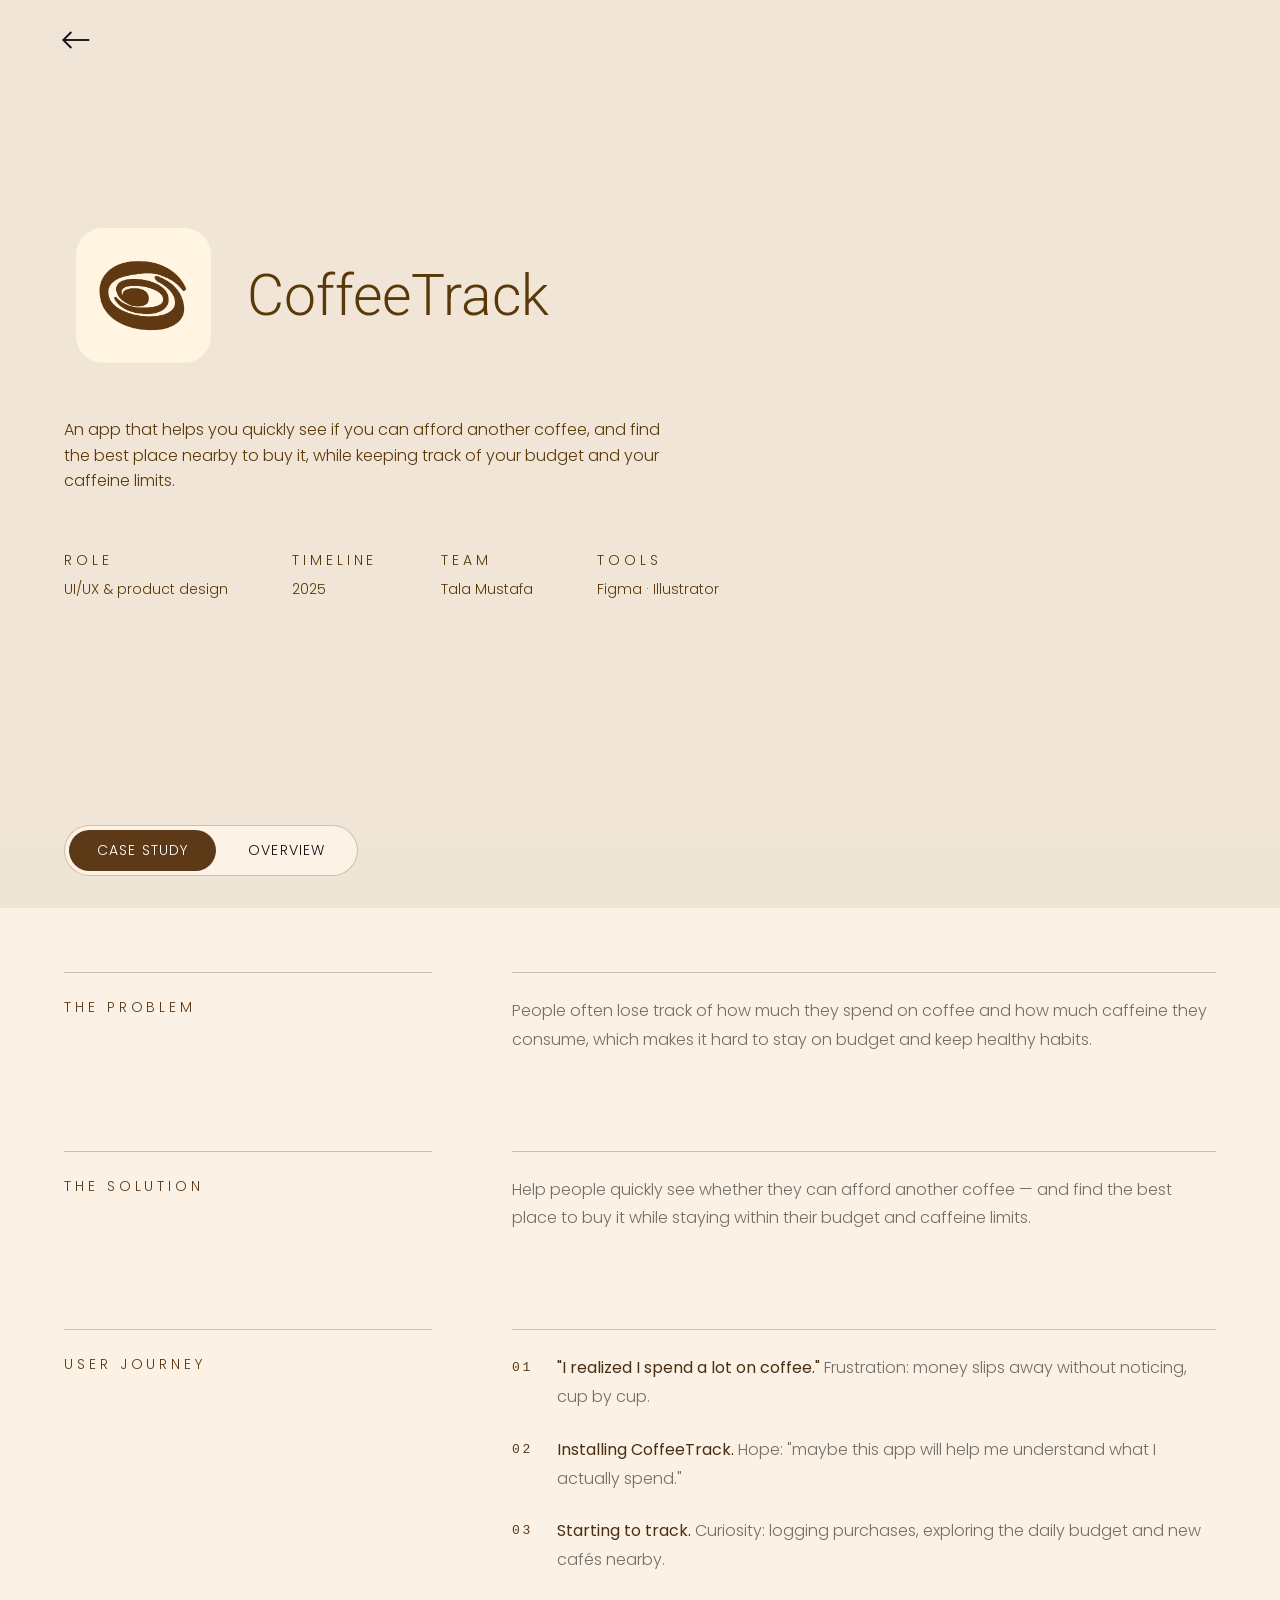
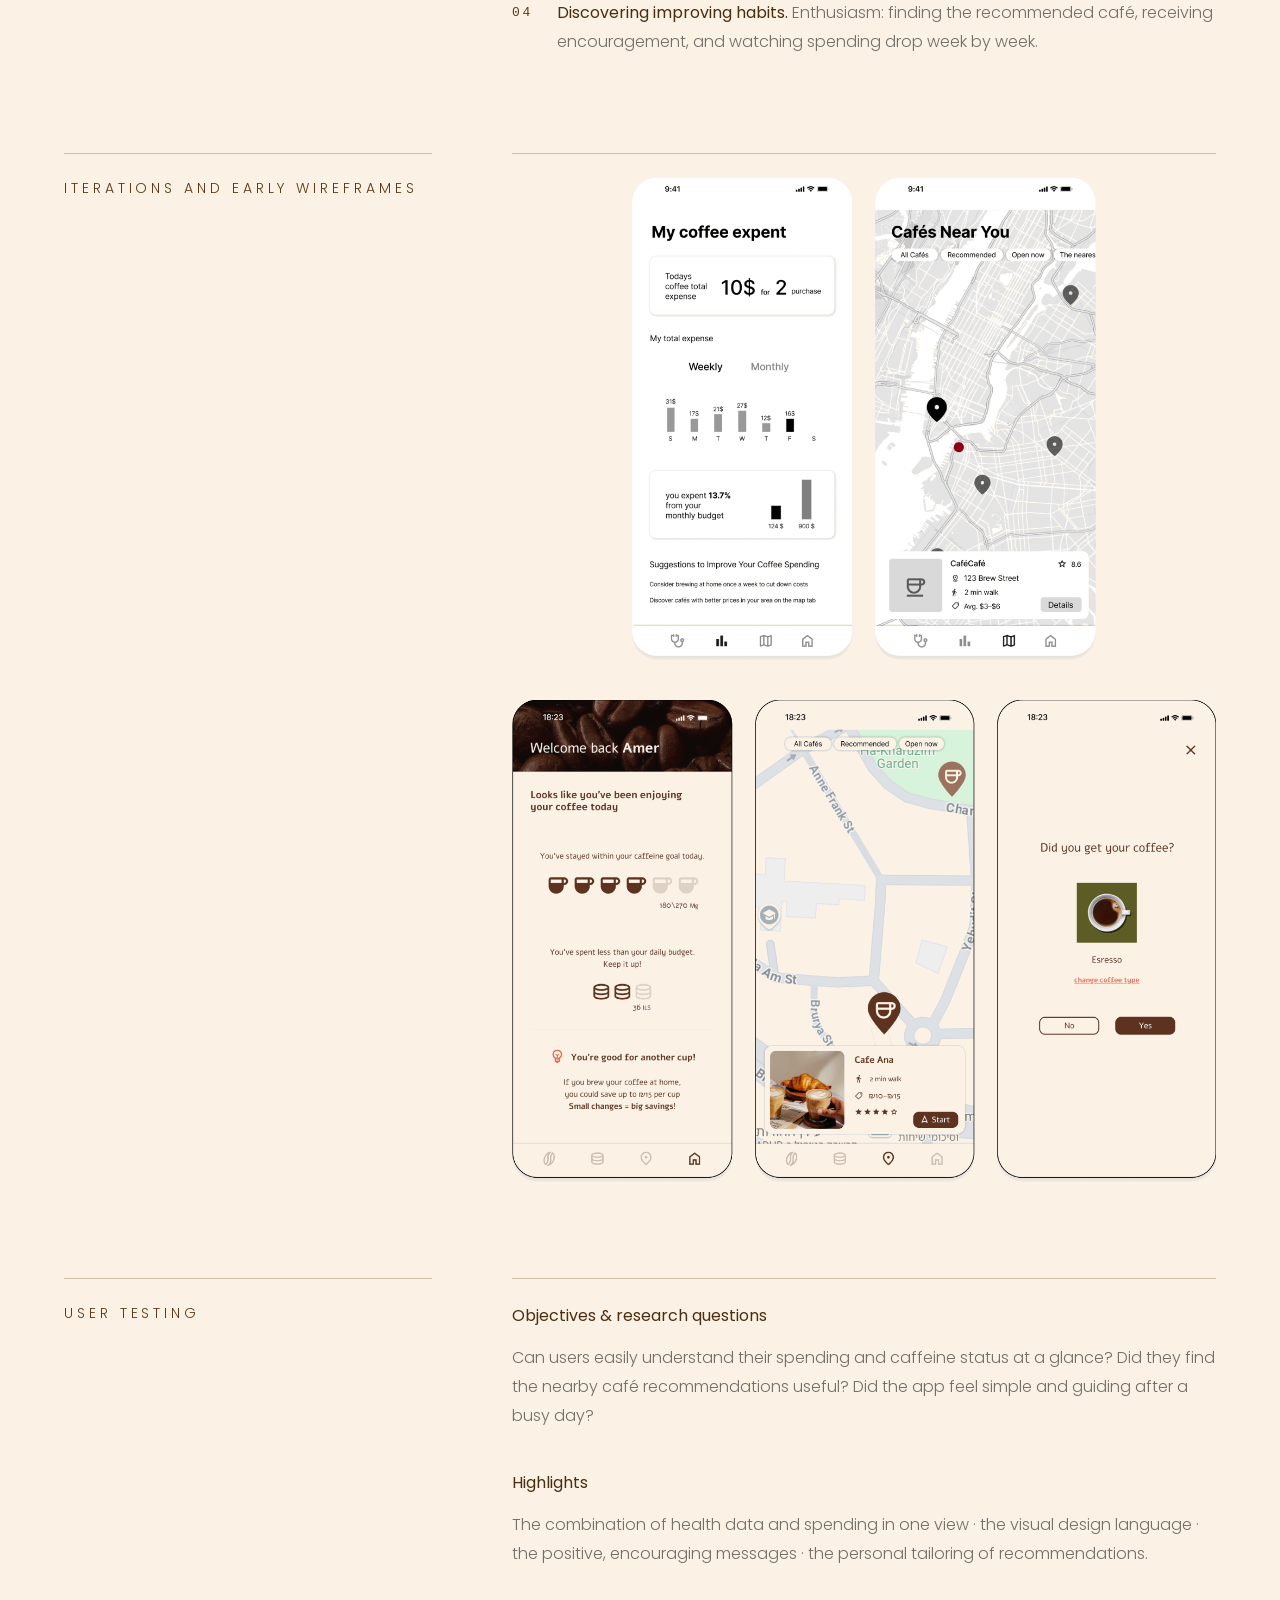
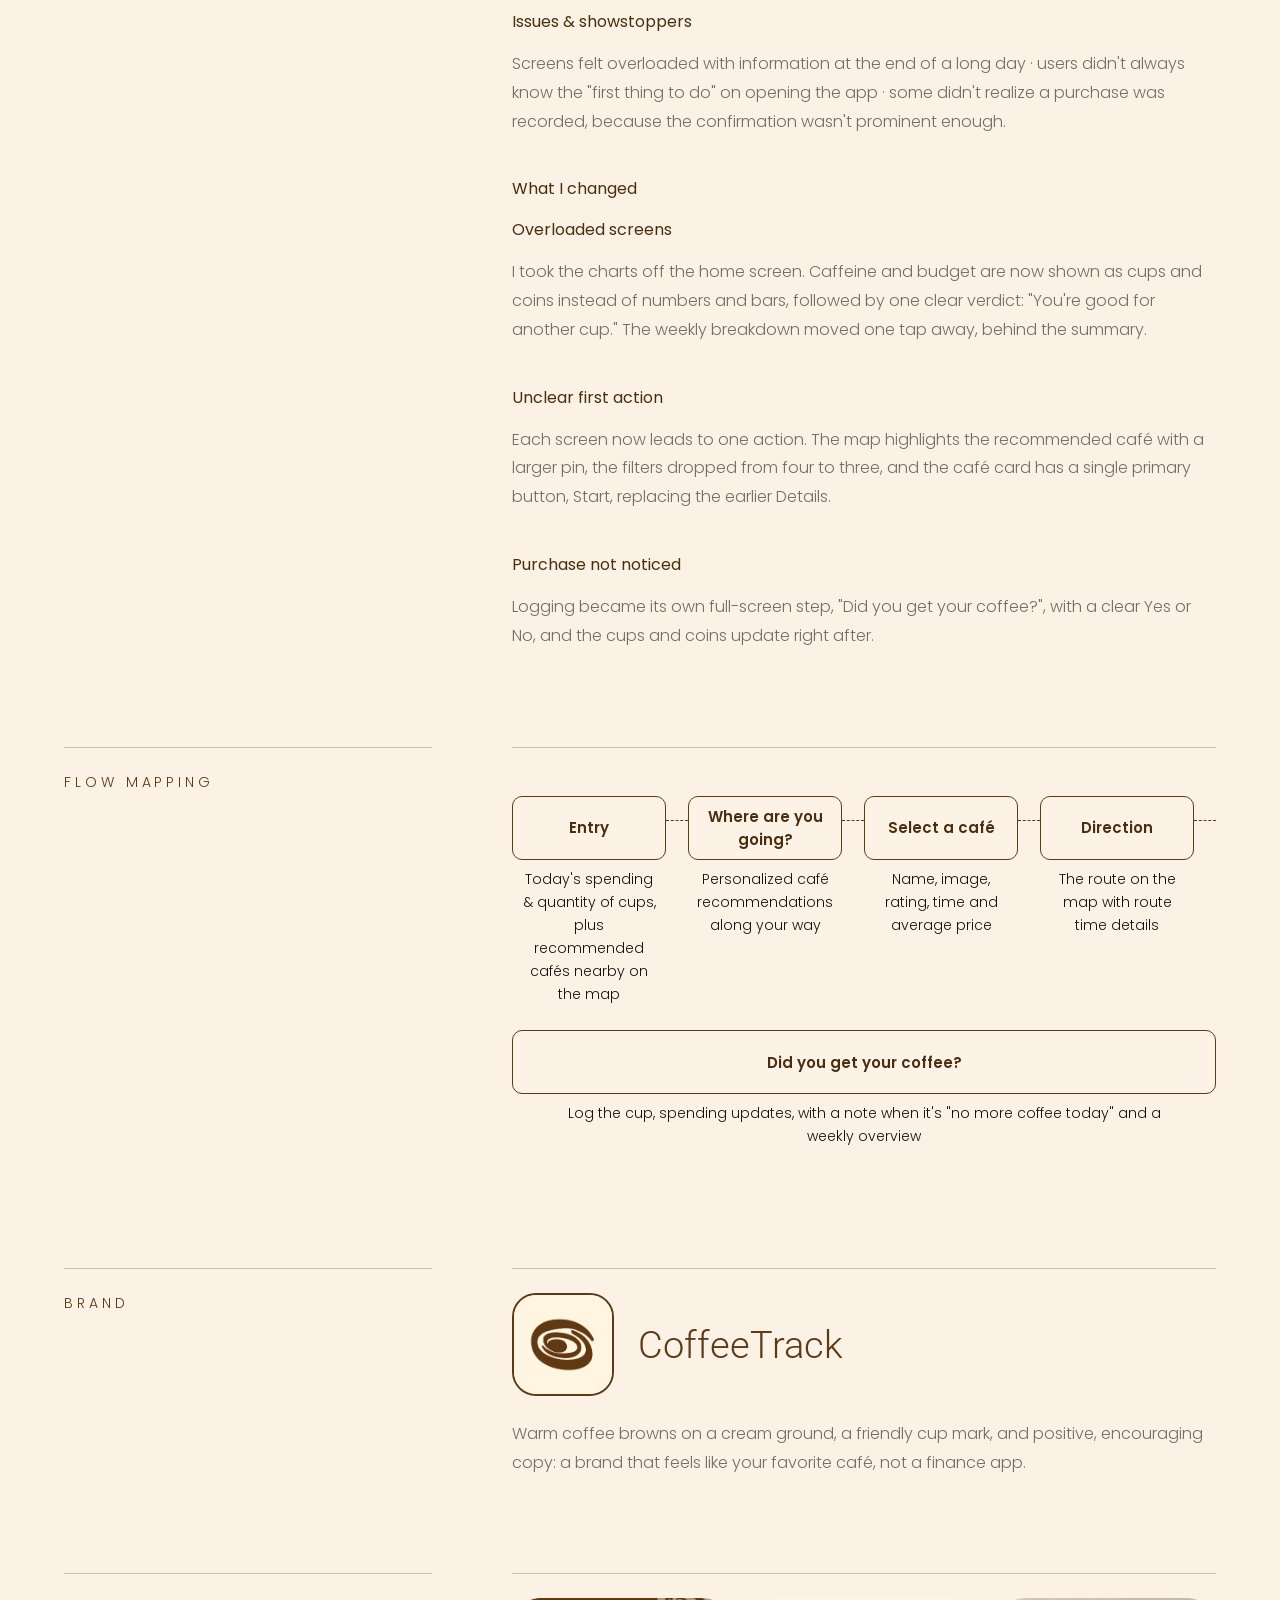
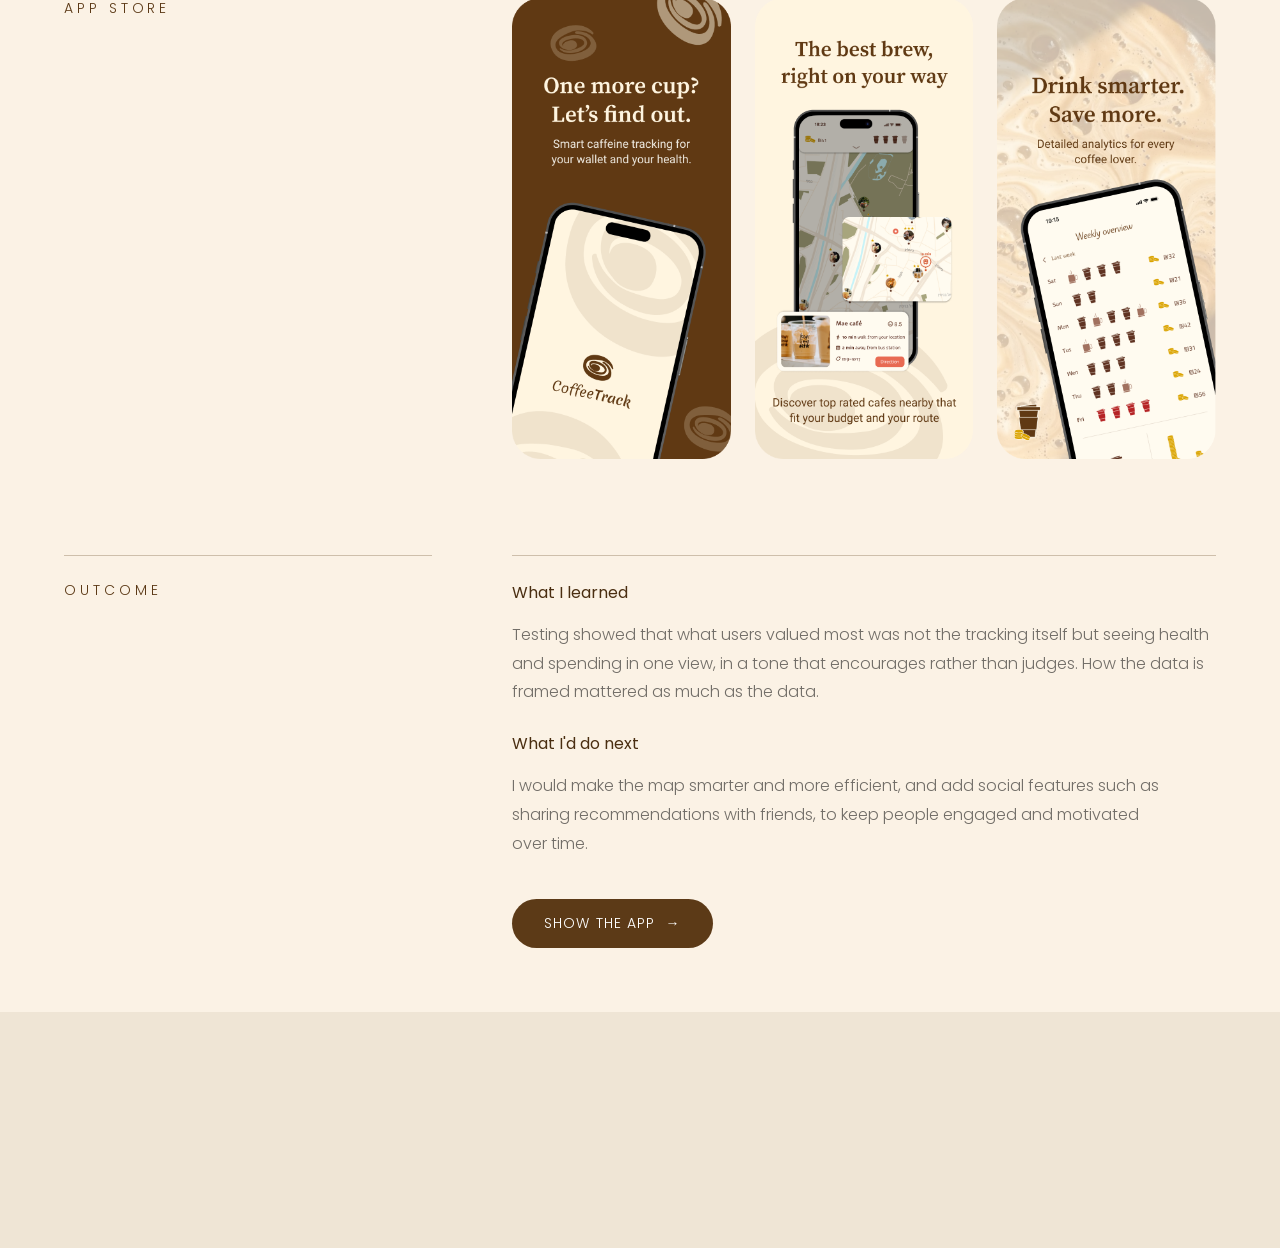
<file: site/coffetrack.html>
<!DOCTYPE html>
<html lang="en">
<head>
<meta charset="utf-8">
<meta name="viewport" content="width=device-width, initial-scale=1">
<title>CoffeeTrack — Tala Mustafa</title>
<meta name="description" content="CoffeeTrack — an app that helps you see if you can afford another coffee and find the best place nearby to buy it, within your budget and caffeine limits.">
<link rel="preconnect" href="https://fonts.googleapis.com">
<link rel="preconnect" href="https://fonts.gstatic.com" crossorigin>
<link href="https://fonts.googleapis.com/css2?family=Poppins:wght@300;400;600&amp;family=Roboto:wght@300;400&amp;display=swap" rel="stylesheet">
<link rel="stylesheet" href="assets/css/base.css">
<link rel="stylesheet" href="assets/css/project.css">
<script src="assets/js/project.js" defer></script>
</head>
<body class="theme-coffetrack" data-default-view="case-study">

<header class="back-header">
  <a href="index.html#work" class="back-link" aria-label="Back to work">
    <svg width="32" height="32" viewBox="0 0 24 24" fill="none" aria-hidden="true"><path d="M22 12H3" stroke="currentColor" stroke-width="1.4"/><path d="M8.5 6 2.5 12l6 6" stroke="currentColor" stroke-width="1.4" fill="none"/></svg>
  </a>
</header>

<main class="project-main">
  <div class="project-inner">

    <section class="project-hero bleed" aria-labelledby="project-title">
      <div class="hero-inner">
        <div class="hero-intro">
          <div class="hero-title-row">
            <img class="hero-icon" src="assets/img/coffetrack-icon.png" width="450" height="451" alt="">
            <h1 class="hero-title" id="project-title">CoffeeTrack</h1>
          </div>
          <p class="hero-desc">An app that helps you quickly see if you can afford another coffee, and find the best place nearby to buy it, while keeping track of your budget and your caffeine limits.</p>
        </div>
        <dl class="meta">
          <div><dt>Role</dt><dd>UI/UX &amp; product design</dd></div>
          <div><dt>Timeline</dt><dd>2025</dd></div>
          <div><dt>Team</dt><dd>Tala Mustafa</dd></div>
          <div><dt>Tools</dt><dd>Figma · Illustrator</dd></div>
        </dl>
      </div>
    </section>

    <div class="view-bar">
      <nav class="view-toggle" aria-label="Project views">
        <a href="#case-study">Case study</a>
        <a href="#overview">Overview</a>
      </nav>
    </div>

    <!-- ===== Overview ===== -->
    <div class="view overview" data-view="overview" aria-label="Overview" hidden>
      <article class="feature bleed">
        <div class="feature-media">
          <div class="phone-box">
            <div class="phone-poster phone-poster--empty" role="img" aria-label="Where are you heading — screen preview"></div>
            <video data-src="https://res.cloudinary.com/a9hkhucx/video/upload/q_auto,w_720/v1790527193/Screen_Recording_2026-09-27_193248_dtxdvw.mp4" data-bg-removal="edge" data-trim-rows muted loop playsinline preload="none" aria-label="Where are you heading — screen recording"></video>
          </div>
        </div>
        <div class="feature-text">
          <span class="feature-num">01</span>
          <h2 class="feature-title">where are you heading?</h2>
          <p class="feature-body">CoffeeTrack opens on one question: where are you heading? Pick a destination and the map answers with the time until the next bus and every café around the stop, already plotted.</p>
        </div>
      </article>
      <article class="feature bleed">
        <div class="feature-media">
          <div class="phone-box">
            <div class="phone-poster" role="img" aria-label="Explore recommended cafés nearby — screen preview" style="background-image:url('assets/img/coffetrack-2.png')"></div>
            <video data-src="https://res.cloudinary.com/a9hkhucx/video/upload/q_auto,w_720/v1789159172/Screen_Recording_2026-09-11_232504_cnp2zd.mp4" data-bg-removal="edge" data-trim-rows muted loop playsinline preload="none" aria-label="Explore recommended cafés nearby — screen recording"></video>
          </div>
        </div>
        <div class="feature-text">
          <span class="feature-num">02</span>
          <h2 class="feature-title">Explore recommended cafés nearby</h2>
          <p class="feature-body">A map of your location and the cafés around you, with personalized recommendations based on where you're going, distance from the bus stop, distance from you, price range, and rating. Choose a café and the map draws the whole journey — from where you are, to the café, on to the stop, and through home.</p>
        </div>
      </article>
      <article class="feature bleed">
        <div class="feature-media">
          <div class="phone-box">
            <div class="phone-poster phone-poster--empty" role="img" aria-label="Did you get your coffee — screen preview"></div>
            <video data-src="https://res.cloudinary.com/a9hkhucx/video/upload/q_auto,w_720/v1789159139/Screen_Recording_2026-09-11_232724_onbdk0.mp4" data-bg-removal="edge" data-trim-rows muted loop playsinline preload="none" aria-label="Did you get your coffee — screen recording"></video>
          </div>
        </div>
        <div class="feature-text">
          <span class="feature-num">03</span>
          <h2 class="feature-title">"Did you get your coffee?"</h2>
          <p class="feature-body">A quick check-in logs your cappuccino, updates today's spending and cups and lets you know, gently, when it's time for no more coffee today.</p>
        </div>
      </article>
      <article class="feature bleed">
        <div class="feature-media">
          <div class="phone-box">
            <div class="phone-poster" role="img" aria-label="The map keeps score — screen preview" style="background-image:url('assets/img/coffetrack-3.png')"></div>
            <!-- plays once and holds on the last frame -->
            <video data-src="https://res.cloudinary.com/a9hkhucx/video/upload/q_auto,w_720/v1789159299/Screen_Recording_2026-09-11_232803_vjraqd.mp4" data-bg-removal="edge" data-trim-rows muted playsinline preload="none" aria-label="The map keeps score — screen recording"></video>
          </div>
        </div>
        <div class="feature-text">
          <span class="feature-num">04</span>
          <h2 class="feature-title">The map keeps score</h2>
          <p class="feature-body">Log a coffee and the map responds — cafés go quiet and stop being tappable once the day's caffeine limit is reached. The summary bar shows where the day stands on caffeine and spend; open it and the same picture unfolds across the week.</p>
        </div>
      </article>
    </div>

    <!-- ===== Case study ===== -->
    <div class="view case bleed" data-view="case-study" aria-label="Case study">
      <section class="case-row">
        <div class="case-label"><h2 class="label">The Problem</h2></div>
        <div class="case-content">
          <p class="copy">People often lose track of how much they spend on coffee and how much caffeine they consume, which makes it hard to stay on budget and keep healthy habits.</p>
        </div>
      </section>
      <section class="case-row">
        <div class="case-label"><h2 class="label">The Solution</h2></div>
        <div class="case-content">
          <p class="copy">Help people quickly see whether they can afford another coffee — and find the best place to buy it while staying within their budget and caffeine limits.</p>
        </div>
      </section>
      <section class="case-row">
        <div class="case-label"><h2 class="label">User journey</h2></div>
        <div class="case-content">
          <div class="numbered">
            <div><span>01</span><p class="copy"><strong>"I realized I spend a lot on coffee."</strong> Frustration: money slips away without noticing, cup by cup.</p></div>
            <div><span>02</span><p class="copy"><strong>Installing CoffeeTrack.</strong> Hope: "maybe this app will help me understand what I actually spend."</p></div>
            <div><span>03</span><p class="copy"><strong>Starting to track.</strong> Curiosity: logging purchases, exploring the daily budget and new cafés nearby.</p></div>
            <div><span>04</span><p class="copy"><strong>Discovering improving habits.</strong> Enthusiasm: finding the recommended café, receiving encouragement, and watching spending drop week by week.</p></div>
          </div>
        </div>
      </section>
      <section class="case-row">
        <div class="case-label"><h2 class="label">Iterations and early wireframes</h2></div>
        <div class="case-content stack stack--loose">
          <img src="assets/img/coffetrack-wire-left.png" width="854" height="889" loading="lazy" alt="Wireframes — my coffee expense and cafés near you" style="width:65.8%;height:auto;margin:0 auto">
          <img src="assets/img/coffetrack-wire-right.png" width="1298" height="889" loading="lazy" alt="Final screens — welcome back, map and coffee check-in" style="width:100%;height:auto">
        </div>
      </section>
      <section class="case-row">
        <div class="case-label"><h2 class="label">User testing</h2></div>
        <div class="case-content stack stack--loose">
          <div>
            <h3 class="subhead">Objectives &amp; research questions</h3>
            <p class="copy">Can users easily understand their spending and caffeine status at a glance? Did they find the nearby café recommendations useful? Did the app feel simple and guiding after a busy day?</p>
          </div>
          <div>
            <h3 class="subhead">Highlights</h3>
            <p class="copy">The combination of health data and spending in one view · the visual design language · the positive, encouraging messages · the personal tailoring of recommendations.</p>
          </div>
          <div>
            <h3 class="subhead">Issues &amp; showstoppers</h3>
            <p class="copy">Screens felt overloaded with information at the end of a long day · users didn't always know the "first thing to do" on opening the app · some didn't realize a purchase was recorded, because the confirmation wasn't prominent enough.</p>
          </div>
          <div>
            <h3 class="subhead">What I changed</h3>
            <h3 class="subhead">Overloaded screens</h3>
            <p class="copy">I took the charts off the home screen. Caffeine and budget are now shown as cups and coins instead of numbers and bars, followed by one clear verdict: "You're good for another cup." The weekly breakdown moved one tap away, behind the summary.</p>
          </div>
          <div>
            <h3 class="subhead">Unclear first action</h3>
            <p class="copy">Each screen now leads to one action. The map highlights the recommended café with a larger pin, the filters dropped from four to three, and the café card has a single primary button, Start, replacing the earlier Details.</p>
          </div>
          <div>
            <h3 class="subhead">Purchase not noticed</h3>
            <p class="copy">Logging became its own full-screen step, "Did you get your coffee?", with a clear Yes or No, and the cups and coins update right after.</p>
          </div>
        </div>
      </section>
      <section class="case-row">
        <div class="case-label"><h2 class="label">Flow mapping</h2></div>
        <div class="case-content">
          <div class="flow" role="list" aria-label="Flow mapping">
            <div class="flow-step" role="listitem"><div class="flow-box">Entry</div><p class="flow-note">Today's spending &amp; quantity of cups, plus recommended cafés nearby on the map</p></div>
            <div class="flow-line" aria-hidden="true"></div>
            <div class="flow-step" role="listitem"><div class="flow-box">Where are you going?</div><p class="flow-note">Personalized café recommendations along your way</p></div>
            <div class="flow-line" aria-hidden="true"></div>
            <div class="flow-step" role="listitem"><div class="flow-box">Select a café</div><p class="flow-note">Name, image, rating, time and average price</p></div>
            <div class="flow-line" aria-hidden="true"></div>
            <div class="flow-step" role="listitem"><div class="flow-box">Direction</div><p class="flow-note">The route on the map with route time details</p></div>
            <div class="flow-line" aria-hidden="true"></div>
            <div class="flow-step" role="listitem"><div class="flow-box">Did you get your coffee?</div><p class="flow-note">Log the cup, spending updates, with a note when it's "no more coffee today" and a weekly overview</p></div>
          </div>
        </div>
      </section>
      <section class="case-row">
        <div class="case-label"><h2 class="label">Brand</h2></div>
        <div class="case-content stack">
          <div class="brand-lockup">
            <img src="assets/img/coffetrack-icon.png" width="450" height="451" loading="lazy" alt="CoffeeTrack logo">
            <span>CoffeeTrack</span>
          </div>
          <p class="copy">Warm coffee browns on a cream ground, a friendly cup mark, and positive, encouraging copy: a brand that feels like your favorite café, not a finance app.</p>
        </div>
      </section>
      <section class="case-row">
        <div class="case-label"><h2 class="label">App store</h2></div>
        <div class="case-content">
          <style>.store-shots{display:flex;gap:var(--space-3)}@media (max-width:767px){.store-shots{flex-direction:column;gap:16px}}</style>
          <div class="store-shots">
            <img src="assets/img/coffetrack-1.png" loading="lazy" alt="CoffeeTrack App Store screen — One more cup? Let's find out." style="flex:1 1 0;min-width:0;width:100%;height:auto;border-radius:var(--radius-card)">
            <img src="assets/img/coffetrack-2.png" loading="lazy" alt="CoffeeTrack App Store screen — The best brew, right on your way" style="flex:1 1 0;min-width:0;width:100%;height:auto;border-radius:var(--radius-card)">
            <img src="assets/img/coffetrack-3.png" loading="lazy" alt="CoffeeTrack App Store screen — Drink smarter. Save more." style="flex:1 1 0;min-width:0;width:100%;height:auto;border-radius:var(--radius-card)">
          </div>
        </div>
      </section>
      <section class="case-row">
        <div class="case-label"><h2 class="label">Outcome</h2></div>
        <div class="case-content">
          <h3 class="subhead">What I learned</h3>
          <p class="copy">Testing showed that what users valued most was not the tracking itself but seeing health and spending in one view, in a tone that encourages rather than judges. How the data is framed mattered as much as the data.</p>
          <h3 class="subhead" style="margin-top:24px">What I'd do next</h3>
          <p class="copy">I would make the map smarter and more efficient, and add social features such as sharing recommendations with friends, to keep people engaged and motivated over time.</p>
          <a href="#overview" class="cta">Show the app<span aria-hidden="true">→</span></a>
        </div>
      </section>
    </div>

  </div>
</main>

</body>
</html>
</file>
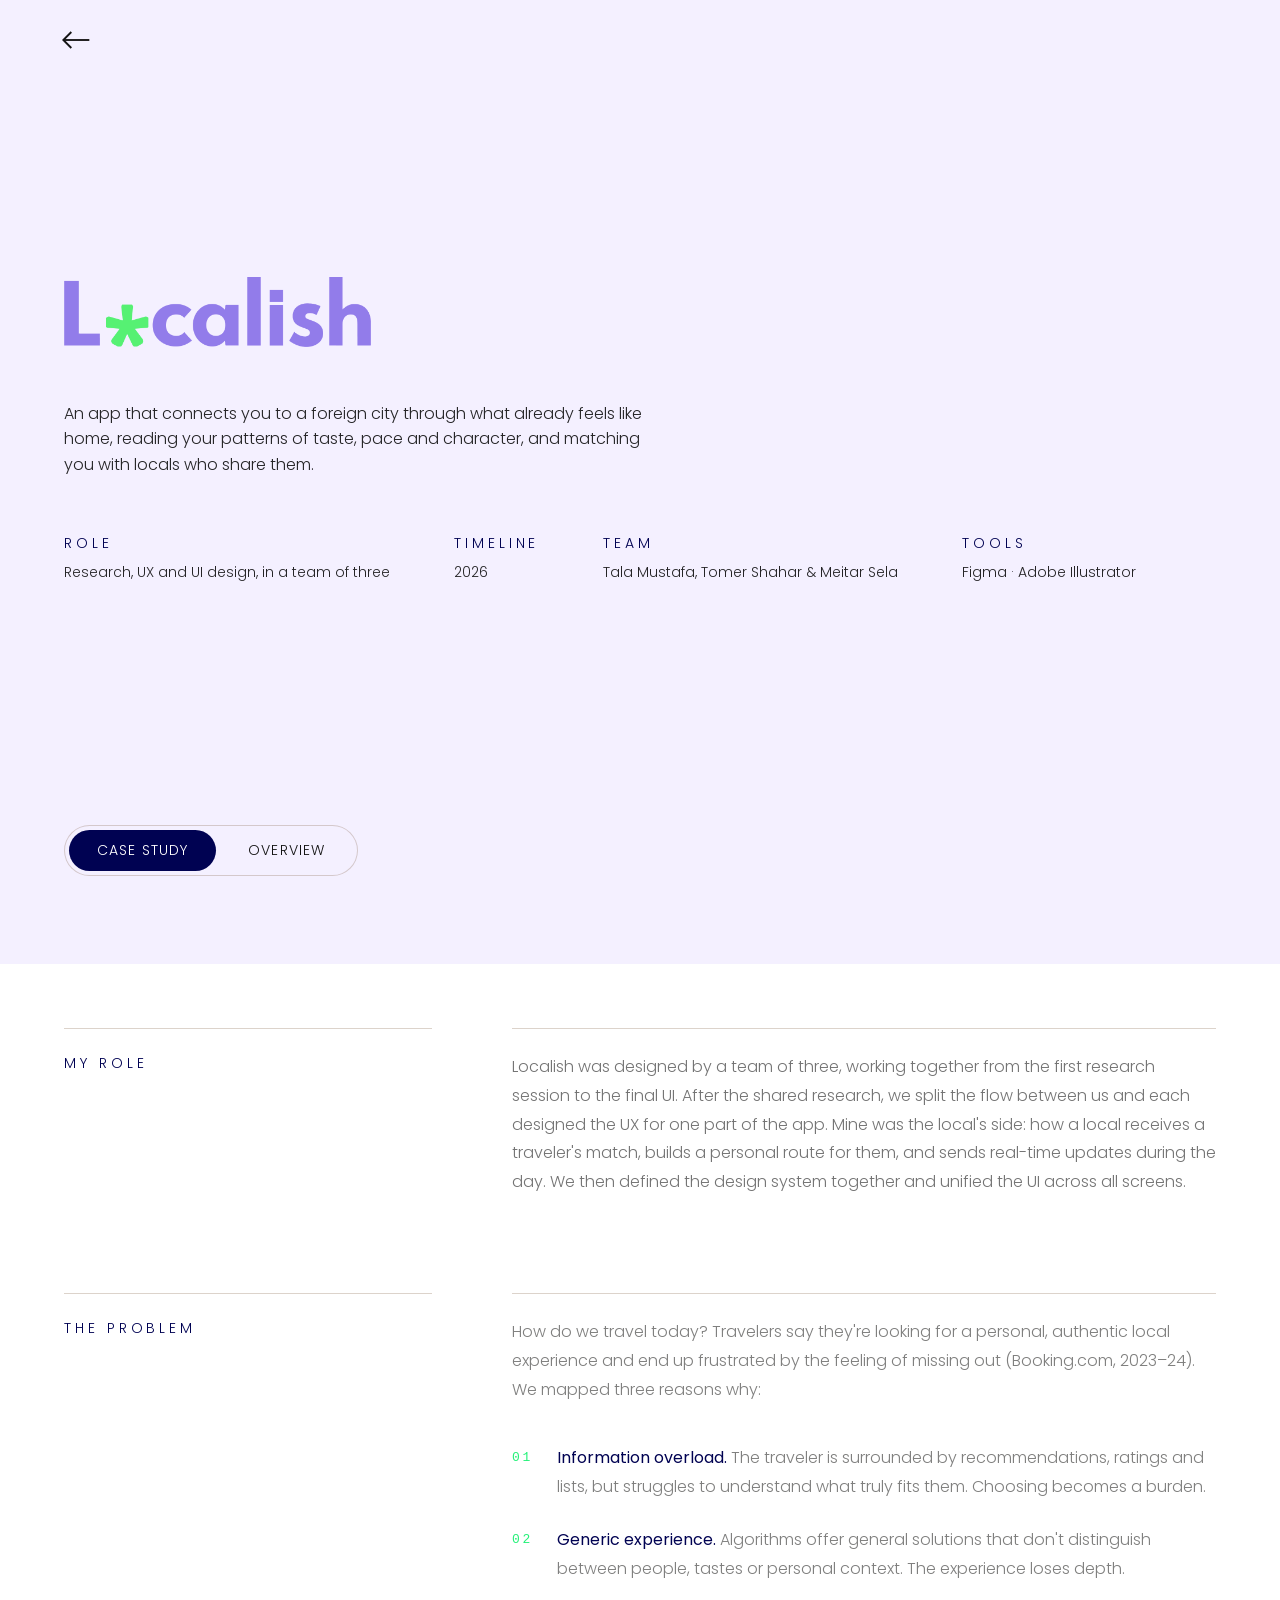
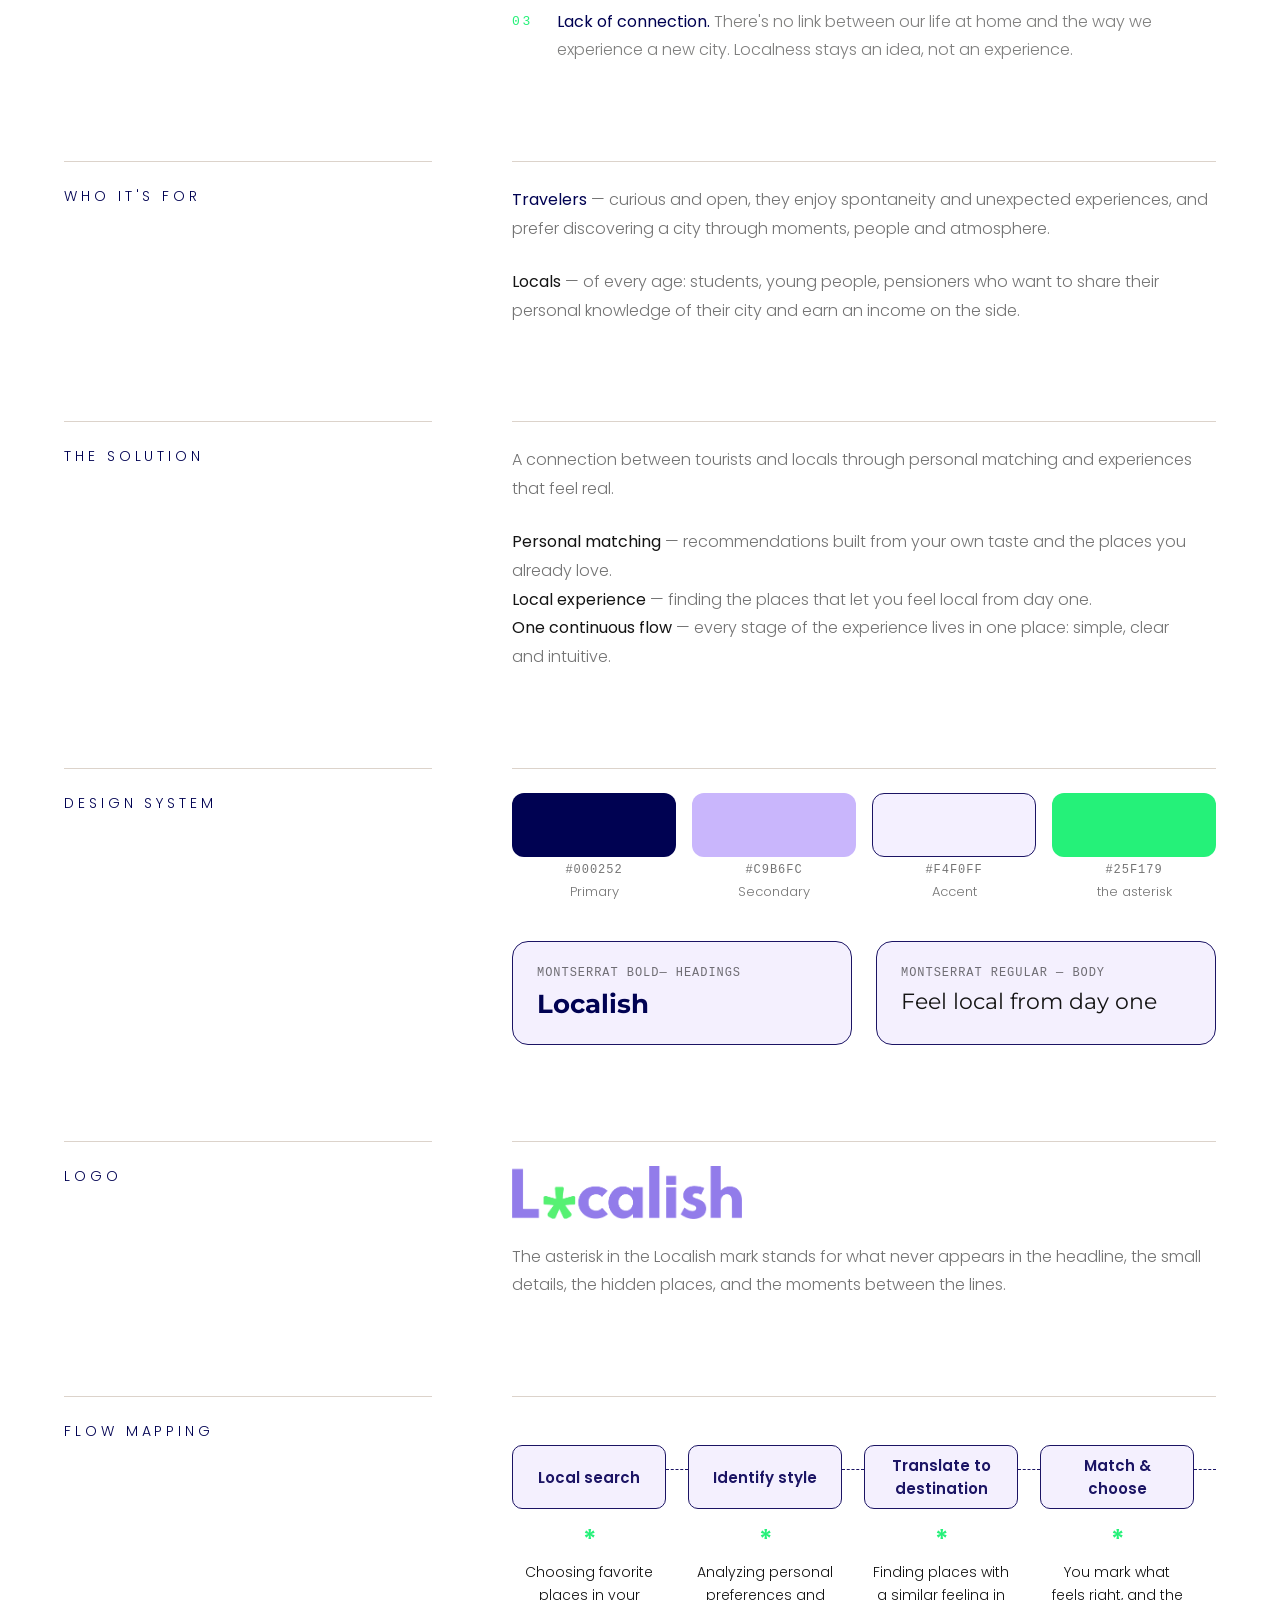
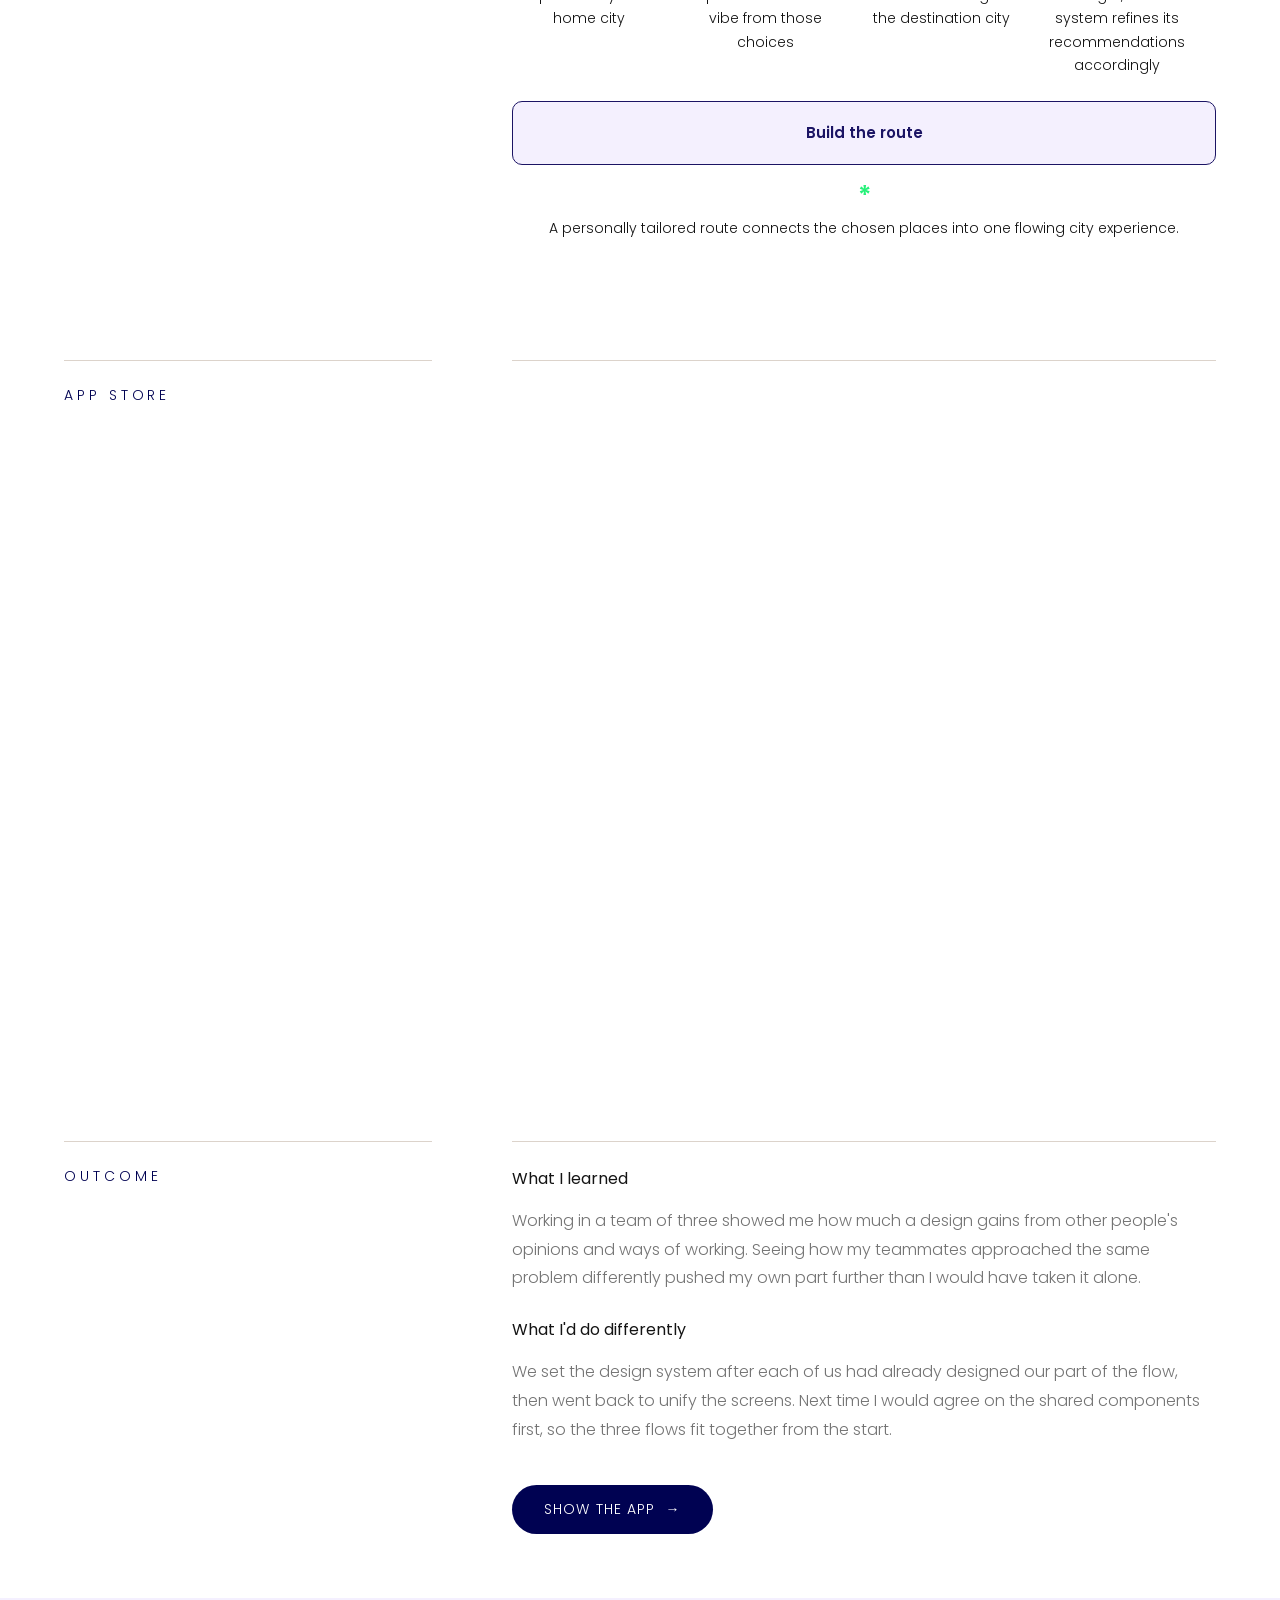
<file: site/localish.html>
<!DOCTYPE html>
<html lang="en">
<head>
<meta charset="utf-8">
<meta name="viewport" content="width=device-width, initial-scale=1">
<title>Localish — Tala Mustafa</title>
<meta name="description" content="Localish — an app that connects travelers to a foreign city through what already feels like home, matching them with locals who share their taste.">
<link rel="preconnect" href="https://fonts.googleapis.com">
<link rel="preconnect" href="https://fonts.gstatic.com" crossorigin>
<link href="https://fonts.googleapis.com/css2?family=Montserrat:wght@400;700&amp;family=Poppins:wght@300;400;600&amp;display=swap" rel="stylesheet">
<link rel="stylesheet" href="assets/css/base.css">
<link rel="stylesheet" href="assets/css/project.css">
<script src="assets/js/project.js" defer></script>
</head>
<body class="theme-localish" data-default-view="case-study">

<header class="back-header">
  <a href="index.html#work" class="back-link" aria-label="Back to work">
    <svg width="32" height="32" viewBox="0 0 24 24" fill="none" aria-hidden="true"><path d="M22 12H3" stroke="currentColor" stroke-width="1.4"/><path d="M8.5 6 2.5 12l6 6" stroke="currentColor" stroke-width="1.4" fill="none"/></svg>
  </a>
</header>

<main class="project-main">
  <div class="project-inner">

    <section class="project-hero" aria-label="Localish">
      <div class="hero-intro">
        <h1 class="hero-title"><img src="assets/img/localish-logo.png" width="1078" height="246" alt="Localish"></h1>
        <p class="hero-desc">An app that connects you to a foreign city through what already feels like home, reading your patterns of taste, pace and character, and matching you with locals who share them.</p>
      </div>
      <dl class="meta">
        <div><dt>Role</dt><dd>Research, UX and UI design, in a team of three</dd></div>
        <div><dt>Timeline</dt><dd>2026</dd></div>
        <div><dt>Team</dt><dd>Tala Mustafa, Tomer Shahar &amp; Meitar Sela</dd></div>
        <div><dt>Tools</dt><dd>Figma · Adobe Illustrator</dd></div>
      </dl>
    </section>

    <div class="view-bar">
      <nav class="view-toggle" aria-label="Project views">
        <a href="#case-study">Case study</a>
        <a href="#overview">Overview</a>
      </nav>
    </div>

    <!-- ===== Overview ===== -->
    <div class="view overview" data-view="overview" aria-label="Overview" hidden>
      <article class="feature bleed">
        <div class="feature-media">
          <div class="phone-box phone-box--wide">
            <div class="phone-poster" role="img" aria-label="Local search — screen preview"></div>
            <video data-src="https://res.cloudinary.com/a9hkhucx/video/upload/v1788607695/localish_part_1_wayqjy.mp4" data-bg-removal="black" muted loop playsinline preload="none" aria-label="Local search — screen recording"></video>
          </div>
        </div>
        <div class="feature-text">
          <span class="feature-num">01</span>
          <h2 class="feature-title">Local search — the tourist's side</h2>
          <p class="feature-body">You share places you already love in your own city. The system translates those choices into vibe, style and values — and produces a match that feels precise, natural and authentic for the experience in Berlin.</p>
        </div>
      </article>
      <article class="feature bleed">
        <div class="feature-media">
          <div class="phone-box phone-box--wide">
            <div class="phone-poster" role="img" aria-label="Building the route — screen preview" style="background-image:url('assets/img/localish-3.png')"></div>
            <video data-src="https://res.cloudinary.com/a9hkhucx/video/upload/q_auto/v1790600851/Screen_Recording_2026-09-03_181748_q37ral.mp4" data-bg-removal="black" muted loop playsinline preload="none" aria-label="Building the route — screen recording"></video>
          </div>
        </div>
        <div class="feature-text">
          <span class="feature-num">02</span>
          <h2 class="feature-title">Building the route — the local's side</h2>
          <p class="feature-body">The local composes an experience that feels right and personal — by feeling, connection and a real familiarity with the city. The route is built from local intuition and tailored to each tourist.</p>
        </div>
      </article>
      <article class="feature bleed">
        <div class="feature-media">
          <div class="phone-box">
            <div class="phone-poster" role="img" aria-label="Receiving the route — screen preview"></div>
            <video data-src="https://res.cloudinary.com/a9hkhucx/video/upload/v1788606849/Screen_Recording_2026-09-03_182054_sgurxh.mp4" data-bg-removal="black" muted loop playsinline preload="none" aria-label="Receiving the route &amp; wandering the city — screen recording"></video>
          </div>
        </div>
        <div class="feature-text">
          <span class="feature-num">03</span>
          <h2 class="feature-title">Receiving the route &amp; wandering the city</h2>
          <p class="feature-body">Every point on the route comes with personal recommendations, small tips and notes from the field. Along the way the tourist can react, ask questions and share feedback in real time — turning the route into a living, dynamic experience.</p>
        </div>
      </article>
      <article class="feature bleed">
        <div class="feature-media">
          <div class="phone-box">
            <div class="phone-poster" role="img" aria-label="A spontaneous event — screen preview"></div>
            <video data-src="https://res.cloudinary.com/a9hkhucx/video/upload/v1788607761/Screen_Recording_2026-09-03_182227_ozj9mw.mp4" data-bg-removal="black" muted loop playsinline preload="none" aria-label="A spontaneous event comes up — screen recording"></video>
          </div>
        </div>
        <div class="feature-text">
          <span class="feature-num">04</span>
          <h2 class="feature-title">A spontaneous event comes up</h2>
          <p class="feature-body">During the day, the local can update on events in real time. If they discover something special happening in the city — a show, a one-off unplanned event — they can send the tourist an instant alert with the recommendation.</p>
        </div>
      </article>
      <article class="feature bleed">
        <div class="feature-media">
          <div class="phone-box">
            <div class="phone-poster" role="img" aria-label="The tourist decides — screen preview"></div>
            <video data-src="https://res.cloudinary.com/a9hkhucx/video/upload/v1788611065/Screen_Recording_2026-09-05_152353_w8rz8z.mp4" data-bg-removal="black" muted loop playsinline preload="none" aria-label="The tourist decides in real time — screen recording"></video>
          </div>
        </div>
        <div class="feature-text">
          <span class="feature-num">05</span>
          <h2 class="feature-title">The tourist decides in real time</h2>
          <p class="feature-body">The tourist receives the notification in real time and can choose whether to add it to the route and visit the place.</p>
        </div>
      </article>
    </div>

    <!-- ===== Case study ===== -->
    <div class="view case bleed" data-view="case-study" aria-label="Case study">
      <section class="case-row">
        <div class="case-label"><h2 class="label">My Role</h2></div>
        <div class="case-content">
          <p class="copy">Localish was designed by a team of three, working together from the first research session to the final UI. After the shared research, we split the flow between us and each designed the UX for one part of the app. Mine was the local's side: how a local receives a traveler's match, builds a personal route for them, and sends real-time updates during the day. We then defined the design system together and unified the UI across all screens.</p>
        </div>
      </section>
      <section class="case-row">
        <div class="case-label"><h2 class="label">The Problem</h2></div>
        <div class="case-content stack stack--loose">
          <p class="copy copy--muted">How do we travel today? Travelers say they're looking for a personal, authentic local experience and end up frustrated by the feeling of missing out (Booking.com, 2023–24).<br>We mapped three reasons why:</p>
          <div class="numbered">
            <div><span>01</span><p class="copy copy--muted"><strong class="accent">Information overload.</strong> The traveler is surrounded by recommendations, ratings and lists, but struggles to understand what truly fits them. Choosing becomes a burden.</p></div>
            <div><span>02</span><p class="copy copy--muted"><strong class="accent">Generic experience.</strong> Algorithms offer general solutions that don't distinguish between people, tastes or personal context. The experience loses depth.</p></div>
            <div><span>03</span><p class="copy copy--muted"><strong class="accent">Lack of connection.</strong> There's no link between our life at home and the way we experience a new city. Localness stays an idea, not an experience.</p></div>
          </div>
        </div>
      </section>
      <section class="case-row">
        <div class="case-label"><h2 class="label">Who it's for</h2></div>
        <div class="case-content stack">
          <p class="copy"><strong class="accent">Travelers</strong> — curious and open, they enjoy spontaneity and unexpected experiences, and prefer discovering a city through moments, people and atmosphere.</p>
          <p class="copy"><strong>Locals</strong> — of every age: students, young people, pensioners who want to share their personal knowledge of their city and earn an income on the side.</p>
        </div>
      </section>
      <section class="case-row">
        <div class="case-label"><h2 class="label">The Solution</h2></div>
        <div class="case-content stack">
          <p class="copy">A connection between tourists and locals through personal matching and experiences that feel real.</p>
          <p class="copy"><strong>Personal matching</strong> — recommendations built from your own taste and the places you already love. <br><strong>Local experience</strong> — finding the places that let you feel local from day one. <br><strong>One continuous flow</strong> — every stage of the experience lives in one place: simple, clear and intuitive.</p>
        </div>
      </section>
      <section class="case-row">
        <div class="case-label"><h2 class="label">Design system</h2></div>
        <div class="case-content stack stack--loose">
          <div class="swatches">
            <div class="swatch"><div class="swatch-chip" style="background:#000252"></div><code>#000252</code><span>Primary</span></div>
            <div class="swatch"><div class="swatch-chip" style="background:#C9B6FC"></div><code>#C9B6FC</code><span>Secondary</span></div>
            <div class="swatch"><div class="swatch-chip swatch-chip--outlined" style="background:#F4F0FF;color:#1B1464"></div><code>#F4F0FF</code><span>Accent</span></div>
            <div class="swatch"><div class="swatch-chip" style="background:#25F179"></div><code>#25F179</code><span>the asterisk</span></div>
          </div>
          <div class="type-cards">
            <div class="type-card">
              <small>Montserrat bold— headings</small>
              <span style="font-family:Montserrat, sans-serif;font-size:26px;font-weight:700;color:#000252">Localish</span>
            </div>
            <div class="type-card">
              <small>Montserrat regular — body</small>
              <span style="font-family:Montserrat, sans-serif;font-size:22px;font-weight:400;color:var(--color-ink)">Feel local from day one</span>
            </div>
          </div>
        </div>
      </section>
      <section class="case-row">
        <div class="case-label"><h2 class="label">Logo</h2></div>
        <div class="case-content stack">
          <img src="assets/img/localish-logo.png" width="1078" height="246" loading="lazy" alt="Localish logo" style="width:clamp(180px, 18vw, 300px);height:auto">
          <p class="copy">The asterisk in the Localish mark stands for what never appears in the headline, the small details, the hidden places, and the moments between the lines.</p>
        </div>
      </section>
      <section class="case-row">
        <div class="case-label"><h2 class="label">Flow mapping</h2></div>
        <div class="case-content">
          <div class="flow" role="list" aria-label="How it works — flow">
            <div class="flow-step" role="listitem"><div class="flow-box">Local search</div><span class="flow-star" aria-hidden="true">*</span><p class="flow-note">Choosing favorite places in your home city</p></div>
            <div class="flow-line" aria-hidden="true"></div>
            <div class="flow-step" role="listitem"><div class="flow-box">Identify style</div><span class="flow-star" aria-hidden="true">*</span><p class="flow-note">Analyzing personal preferences and vibe from those choices</p></div>
            <div class="flow-line" aria-hidden="true"></div>
            <div class="flow-step" role="listitem"><div class="flow-box">Translate to destination</div><span class="flow-star" aria-hidden="true">*</span><p class="flow-note">Finding places with a similar feeling in the destination city</p></div>
            <div class="flow-line" aria-hidden="true"></div>
            <div class="flow-step" role="listitem"><div class="flow-box">Match &amp; choose</div><span class="flow-star" aria-hidden="true">*</span><p class="flow-note">You mark what feels right, and the system refines its recommendations accordingly</p></div>
            <div class="flow-line" aria-hidden="true"></div>
            <div class="flow-step" role="listitem"><div class="flow-box">Build the route</div><span class="flow-star" aria-hidden="true">*</span><p class="flow-note">A personally tailored route connects the chosen places into one flowing city experience.</p></div>
          </div>
        </div>
      </section>
      <section class="case-row">
        <div class="case-label"><h2 class="label">App store</h2></div>
        <div class="case-content">
          <div class="phone-box phone-box--store">
            <video data-src="https://res.cloudinary.com/a9hkhucx/video/upload/v1788785088/Screen_Recording_2026-09-07_153613_utqkmt.mp4" data-bg-removal="black" muted loop playsinline preload="none" aria-label="Localish app store preview"></video>
          </div>
        </div>
      </section>
      <section class="case-row">
        <div class="case-label"><h2 class="label">Outcome</h2></div>
        <div class="case-content">
          <h3 class="subhead" style="color:var(--color-ink)">What I learned</h3>
          <p class="copy">Working in a team of three showed me how much a design gains from other people's opinions and ways of working. Seeing how my teammates approached the same problem differently pushed my own part further than I would have taken it alone.</p>
          <h3 class="subhead" style="color:var(--color-ink);margin-top:24px">What I'd do differently</h3>
          <p class="copy">We set the design system after each of us had already designed our part of the flow, then went back to unify the screens. Next time I would agree on the shared components first, so the three flows fit together from the start.</p>
          <a href="#overview" class="cta">Show the app<span aria-hidden="true">→</span></a>
        </div>
      </section>
    </div>

  </div>
</main>

</body>
</html>
</file>
<file: site/assets/css/base.css>
/* Shared tokens + reset for every page. Page stylesheets override colors and a few sizes. */
:root{
  --color-bg:#fafafa;
  --color-ink:#0a0a0a;
  --color-ink-soft:rgba(0,0,0,0.85);
  --color-ink-dim:rgba(0,0,0,0.55);
  --color-line:rgba(0,0,0,0.18);

  --font-body:'Poppins', 'Helvetica Neue', Helvetica, sans-serif;
  --font-ui:Roboto, 'Helvetica Neue', Arial, sans-serif;
  --font-wordmark:Rubik, Roboto, sans-serif;
  --font-mono:monospace;

  --fs-title:clamp(19px, 1.2vw, 31px);
  --fs-body:clamp(16px, 1.1vw, 21px);
  --fs-small:clamp(14px, 0.85vw, 21px);
  --fs-h2:clamp(44px, 3.2vw + 16px, 88px);

  --space-1:8px; --space-2:16px; --space-3:24px; --space-4:40px;
  --space-5:64px; --space-6:96px; --space-7:140px;
  --space-gutter:clamp(24px, 5vw, 80px);
  /* header / hero side margin on the 5-column grid */
  --space-edge:clamp(24px, 4.7vw, 90px);
  /* wider inset used by text-led sections */
  --space-inset:clamp(24px, 6vw, 152px);

  --radius-card:clamp(16px, 1.6vw, 40px);
  --shadow-card:0 20px 45px rgba(90,90,90,0.22);
  --max-page:1920px;
  --max-content:1600px;
}

*,*::before,*::after{box-sizing:border-box}
html{scroll-behavior:smooth}
body{
  margin:0;
  background:var(--color-bg);
  color:var(--color-ink);
  font-family:var(--font-body);
  font-weight:300;
  -webkit-font-smoothing:antialiased;
  text-rendering:optimizeLegibility;
  /* full-bleed bands use 100vw; never let the scrollbar width cause a sideways scroll */
  overflow-x:clip;
}
img,video{display:block}
a{color:var(--color-ink);text-decoration:none}
a:hover{color:var(--color-ink)}
a:focus-visible,button:focus-visible{outline:1px solid var(--color-ink-dim);outline-offset:5px}
@media (prefers-reduced-motion:reduce){html{scroll-behavior:auto}}

.visually-hidden{position:absolute;width:1px;height:1px;margin:-1px;padding:0;overflow:hidden;clip:rect(0 0 0 0);white-space:nowrap;border:0}

/* phones: display titles scale down so title + icon rows fit without sideways scroll */
@media (max-width:767px){
  :root{--fs-h2:clamp(32px, 10vw, 44px)}
}
</file>
<file: site/assets/css/work.css>
/* Work (home) page. Desktop ≥1200 is the 1920×1080 design; tablet 768–1199; mobile ≤767. */
:root{
  --fs-body:clamp(15px, 0.95vw, 24px);
  --fs-label:clamp(18px, 1.3vw, 32px);
  --fs-nav:clamp(17px, 1.3vw, 32px);
  --fs-meta:clamp(14px, 0.9vw, 20px);
  --color-grey:#7d7d7d;
  --color-text:#1a1a1a;
  --color-available:#1f9d55;
}

/* ---------- Header ---------- */
.site-header{
  position:fixed;top:0;left:0;right:0;z-index:2;
  max-width:var(--max-page);margin:0 auto;
  display:flex;align-items:center;justify-content:space-between;gap:24px;
  padding:24px var(--space-edge);
  background:linear-gradient(to bottom, var(--color-bg) 82%, transparent);
}
.site-header a:hover{opacity:0.55}
.wordmark-link{font-family:var(--font-wordmark);font-size:clamp(18px, 1.3vw, 32px);line-height:1}
.wordmark-link b{font-weight:700}
.wordmark-link span{font-weight:400}
.site-nav{display:flex;gap:clamp(24px, 2vw, 50px)}
.site-nav a{
  font-family:var(--font-ui);font-weight:300;font-size:var(--fs-nav);line-height:1;
  text-decoration:none;text-decoration-thickness:1px;text-underline-offset:8px;
}
.site-nav a[aria-current]{text-decoration-line:underline}
.burger{
  display:none;position:relative;z-index:4;
  align-items:center;justify-content:center;
  width:44px;height:44px;margin:-8px -8px -8px 0;padding:0;
  border:0;background:transparent;color:var(--color-ink);cursor:pointer;
}

/* ---------- Intro ---------- */
.intro{
  min-height:100dvh;max-width:var(--max-page);margin:0 auto;
  padding:96px var(--space-edge) var(--space-edge);
  display:grid;grid-template-columns:repeat(5, minmax(0,1fr));column-gap:clamp(16px, 1.8vw, 36px);
  grid-template-rows:minmax(0,1fr) auto;align-items:end;
  font-family:var(--font-ui);
}
.intro-text{grid-column:1 / span 2;align-self:stretch;display:flex;flex-direction:column;justify-content:center}
.intro-title{margin:0;font-size:clamp(28px, 2.1vw, 40px);font-weight:400;line-height:1.1;color:var(--color-ink)}
.intro-body{margin:clamp(20px, 1.8vw, 44px) 0 0;font-size:clamp(17px, 1.2vw, 24px);font-weight:300;line-height:1.5;color:var(--color-text);text-wrap:pretty}
.badge{
  margin:clamp(24px, 2.4vw, 48px) 0 0;align-self:flex-start;
  display:flex;align-items:center;gap:10px;
  border:1px solid var(--color-line);border-radius:999px;padding:8px 16px;
  font-size:clamp(14px, 0.85vw, 20px);font-weight:400;line-height:1;color:var(--color-ink);
}
.badge::before{content:"";width:8px;height:8px;border-radius:50%;background:var(--color-available);box-shadow:0 0 0 3px rgba(31,157,85,0.18)}
.scroll-cue{
  grid-column:1 / span 2;display:flex;align-items:flex-end;gap:16px;
  font-size:clamp(17px, 1.2vw, 24px);font-weight:300;line-height:1;color:var(--color-grey);
  padding-top:clamp(40px, 4vw, 80px);justify-self:start;
}
.scroll-cue:hover{color:var(--color-grey);opacity:0.55}
.wordmark{
  grid-column:3 / span 3;justify-self:end;margin:0;
  font-family:var(--font-wordmark);font-size:clamp(56px, 8.6vw, 166px);line-height:0.8;letter-spacing:-0.01em;
  color:#000;text-align:right;white-space:nowrap;
}
.wordmark b{font-weight:500}
.wordmark span{font-weight:300;color:var(--color-grey)}

/* ---------- Projects ---------- */
.projects-head{max-width:var(--max-page);margin:0 auto;padding:var(--space-6) var(--space-inset) 0;scroll-margin-top:96px}
.section-label{margin:0;font-family:var(--font-ui);font-size:var(--fs-label);font-weight:300;line-height:1.2;color:var(--color-ink)}
.projects-head .section-label{
  display:flex;align-items:baseline;justify-content:space-between;gap:24px;flex-wrap:wrap;
  border-bottom:1px solid var(--color-line);padding-bottom:var(--space-3);
}
.projects-head .section-label span:last-child{color:var(--color-ink-dim)}

/* padding above and below each project is half the gap to the next one:
   phone 36px = 72px, tablet 60px = 120px, desktop 68px = 136px */
.project{
  max-width:var(--max-page);margin:0 auto;
  display:flex;align-items:center;
  padding:36px var(--space-gutter);
}
@media (min-width:1200px){
  .project{padding-top:68px;padding-bottom:68px}
}
@media (min-width:768px) and (max-width:1199px){
  .project{padding-top:60px;padding-bottom:60px}
}
/* keep the original room between the "Selected projects" title and the first project */
.projects-head + .project{padding-top:var(--space-6)}
.project-grid{
  display:grid;grid-template-columns:repeat(auto-fit, minmax(min(480px,100%), 1fr));
  align-items:center;gap:var(--space-5);width:100%;color:inherit;
}
.project-text{display:flex;flex-direction:column;align-items:flex-start}
.project-title-row{display:flex;align-items:center;gap:var(--space-4)}
.project-icon{width:clamp(72px, 7.5vw, 140px);height:auto;aspect-ratio:1;object-fit:contain}
.project-title{margin:0;font-size:var(--fs-h2);font-weight:300;line-height:1.05;color:var(--color-ink)}
.project-desc{margin:var(--space-4) 0 0;font-size:var(--fs-body);font-weight:300;line-height:1.8;color:var(--color-ink-soft);max-width:33em;text-wrap:pretty}
.project-desc--dim{color:var(--color-ink-dim)}
.project-meta{
  margin:var(--space-3) 0 0;display:flex;align-items:center;gap:12px;
  font-family:var(--font-ui);font-size:var(--fs-meta);font-weight:400;line-height:1;letter-spacing:0.04em;text-transform:uppercase;
  color:var(--color-ink-dim);
}
.project-meta i{width:4px;height:4px;border-radius:50%;background:currentColor}
.project-arrow{margin-top:var(--space-4);display:flex;align-items:center;justify-content:center;color:var(--color-ink)}
.project-arrow:hover{background:rgba(0,0,0,0.06)}
.project-figure{margin:0;display:flex;justify-content:center}
.project-figure img{width:100%;max-width:820px;height:auto;border-radius:var(--radius-card);box-shadow:var(--shadow-card)}
.screens{display:flex;flex-wrap:nowrap;justify-content:space-between;gap:clamp(12px, 1.4vw, 24px);width:100%}
.screens img{flex:1 1 0;width:auto;min-width:0;max-width:none;height:auto;border-radius:var(--radius-card);box-shadow:var(--shadow-card)}

/* ---------- About & Skills ---------- */
.about{
  min-height:100dvh;max-width:var(--max-page);margin:0 auto;
  padding:var(--space-6) var(--space-inset);
  display:flex;flex-direction:column;justify-content:center;gap:clamp(64px, 6vw, 120px);
  font-family:var(--font-ui);
}
.about-row{display:grid;grid-template-columns:minmax(0,1fr) minmax(0,2.6fr);align-items:start;gap:32px 80px}
.about-copy{max-width:40em;display:flex;flex-direction:column;gap:16px;font-size:var(--fs-label);font-weight:300;line-height:1.6;color:var(--color-text);text-wrap:pretty}
.about-copy p{margin:0}
.skills{display:grid;grid-template-columns:repeat(auto-fit, minmax(min(200px,100%), 1fr));gap:48px 64px}
.skills-col{display:flex;flex-direction:column;border-top:1px solid var(--color-line);padding-top:24px}
.skills-col h3{margin:0;font-family:var(--font-ui);font-size:clamp(15px, 0.95vw, 22px);font-weight:400;line-height:1.2;color:var(--color-ink-dim)}
.skills-col ul{margin:24px 0 0;padding:0;list-style:none;display:flex;flex-direction:column;gap:12px;font-size:clamp(17px, 1.15vw, 28px);font-weight:300;line-height:1.4;color:var(--color-ink)}
.skills-col--languages li{display:flex;justify-content:space-between;gap:16px}
.skills-col--languages li span{color:var(--color-ink-dim)}

/* ---------- Contact ---------- */
.contact{background:#0a0a0a;color:#f5f5f5;font-family:var(--font-ui);font-weight:300}
.contact a{color:#f5f5f5}
.contact a:hover{color:#f5f5f5;opacity:0.6}
.contact-inner{
  max-width:var(--max-page);margin:0 auto;
  padding:clamp(80px, 9vw, 180px) var(--space-inset) clamp(40px, 3.5vw, 64px);
  display:flex;flex-direction:column;gap:clamp(64px, 7vw, 140px);
}
.contact-main{display:flex;flex-direction:column;gap:clamp(20px, 1.8vw, 40px)}
.contact-title{margin:0;font-family:var(--font-wordmark);font-size:68px;line-height:1;letter-spacing:-0.01em;font-weight:300;color:#fff}
.contact-title b{font-weight:500}
.contact-title span{color:#9a9a9a}
.contact-email-row{display:flex;align-items:baseline;gap:16px;flex-wrap:wrap}
.contact-email{font-size:var(--fs-label);line-height:1.3;text-decoration:underline;text-decoration-thickness:1px;text-underline-offset:8px;cursor:pointer}
.copy-status{font-size:14px;opacity:0.7;transition:opacity 0.2s}
.contact-foot{
  display:flex;flex-wrap:wrap;justify-content:space-between;align-items:center;gap:24px;
  border-top:1px solid rgba(255,255,255,0.2);padding-top:24px;
  font-size:clamp(15px, 0.95vw, 22px);color:#bdbdbd;
}
.contact-foot nav{display:flex;gap:clamp(24px, 2vw, 50px)}

/* ---------- Reveal on scroll (JS adds .reveal-pending only to below-the-fold blocks) ---------- */
.reveal-pending{opacity:0;transform:translateY(24px);transition:opacity 0.7s ease, transform 0.7s ease}
.reveal-pending.is-revealed{opacity:1;transform:none}

/* ---------- Tablet ---------- */
@media (max-width:1199px){
  :root{--space-gutter:clamp(24px, 6vw, 72px)}
  .site-header{padding:clamp(20px, 3.5vw, 40px) var(--space-gutter)}
  .wordmark-link,.site-nav a{font-size:clamp(17px, 2.3vw, 26px)}
  .site-nav{gap:clamp(20px, 3.6vw, 40px)}

  .intro{display:flex;flex-direction:column;padding:clamp(88px, 12vw, 130px) var(--space-gutter) clamp(24px, 4vw, 48px)}
  .intro-text{margin:auto 0;padding:0 clamp(0px, 1.4vw, 16px);justify-content:flex-start}
  .intro-title{font-size:clamp(28px, 3.7vw, 40px)}
  .intro-body{font-size:clamp(17px, 2.4vw, 26px);margin-top:clamp(16px, 2.6vw, 28px);line-height:1.55}
  .scroll-cue{display:none}
  .badge{margin-top:clamp(20px, 3vw, 32px)}
  .wordmark{margin-top:clamp(40px, 8vw, 96px);font-size:clamp(56px, 11vw, 118px);align-self:flex-end;max-width:100%}

  /* project blocks stack with the visual above the text */
  .project-grid{grid-template-columns:minmax(0,1fr);align-items:start;gap:clamp(32px, 5vw, 56px)}
  .project-grid > :last-child{order:-1}
  .project-figure img{max-width:none;width:100%}
}

/* ---------- Mobile ---------- */
@media (max-width:767px){
  :root{--space-gutter:clamp(24px, 7vw, 40px)}
  .site-nav{display:none}
  .site-nav.is-open{
    display:flex;position:fixed;inset:0;z-index:3;
    flex-direction:column;justify-content:center;align-items:flex-start;gap:36px;
    padding:var(--space-gutter);background:var(--color-bg);
  }
  .site-nav.is-open a{font-size:clamp(28px, 8vw, 40px);text-decoration:none;min-height:44px;display:flex;align-items:center}
  .burger{display:flex}

  .intro-title{font-size:clamp(26px, 8vw, 36px)}
  .intro-body{font-size:clamp(15px, 4.4vw, 20px)}
  .wordmark{font-size:clamp(48px, 15vw, 88px)}
  .project-grid{gap:24px}

  /* phone: horizontal swipe carousel, one card per swipe, page gutter as bleed */
  .screens{
    justify-content:flex-start;gap:var(--space-3);
    overflow-x:auto;overflow-y:hidden;scroll-snap-type:x mandatory;-webkit-overflow-scrolling:touch;scrollbar-width:none;
    /* the scroll box must hold the whole card shadow (0 20px 45px) or it clips to a hard edge;
       the negative margins cancel that room out so the gap to the title stays 24px */
    margin:-32px calc(-1 * var(--space-gutter)) -72px;padding:32px var(--space-gutter) 72px;scroll-padding:0 var(--space-gutter);
    width:auto;max-width:none;
  }
  .screens::-webkit-scrollbar{display:none}
  /* text block paints above the carousel's (transparent) shadow room */
  .project-text{position:relative}
  .screens img{flex:0 0 auto;width:min(56vw, 260px);border-radius:28px;scroll-snap-align:center}
}
</file>
<file: site/assets/css/project.css>
/* Project case-study pages (Al Mansub, Localish, CoffeeTrack).
   One layout, themed per project via the body class. */

/* ---------- Themes ---------- */
.theme-almansub{
  --color-bg:#fdf5e4;
  --color-ink:#141414;
  --color-accent:#f0654a;
  --main-bg:#FBF5E2;
  --hero-bg:#FCF5E3;
  --label-color:var(--color-ink-dim);
  --toggle-bg:var(--color-bg);
  --toggle-on:var(--color-ink);
  --media-bg:#141414;
  --text-panel-bg:#FFFFFF;
  --num-color:var(--color-accent);
  --feature-title:var(--color-ink);
  --feature-text:#333333;
  --case-bg:var(--color-bg);
  --case-content-flex:2.6;
  --flow-border:var(--color-ink);
  --flow-fill:#F3E9D2;
  --flow-ink:var(--color-ink);
  --flow-step-min:120px;
  --flow-line-offset:32px;
}
.theme-localish{
  --color-bg:#F4F0FF;
  --color-ink:#141414;
  --color-line:rgba(96,57,19,0.22);
  --main-bg:#F4F0FF;
  --hero-bg:transparent;
  --label-color:#000252;
  --toggle-bg:#F4F0FF;
  --toggle-on:#000252;
  --media-bg:#04053A;
  --text-panel-bg:#FFFFFF;
  --num-color:#25F179;
  --feature-title:#04053A;
  --feature-text:#333333;
  --case-bg:#FFFFFF;
  --case-content-flex:2;
  --flow-border:#1B1464;
  --flow-fill:#F4F0FE;
  --flow-ink:#1B1464;
  --flow-step-min:150px;
  --flow-line-offset:24px;
}
.theme-coffetrack{
  --color-bg:#FCF2E6;
  --color-ink:#141414;
  --color-brown:#5C3A17;
  --color-brown-deep:#4A2E11;
  --color-coffee-ink:#5A3908;
  --color-line:rgba(92,58,23,0.28);
  --main-bg:#EFE5D5;
  --hero-bg:#F0E5D6;
  --label-color:var(--color-brown);
  --toggle-bg:#FCF2E6;
  --toggle-on:var(--color-brown);
  --media-bg:var(--color-brown);
  --text-panel-bg:var(--color-brown);
  --num-color:#F5E6D3;
  --feature-title:#FCF2E6;
  --feature-text:#F5E6D3;
  --case-bg:#FBF2E5;
  --case-content-flex:2;
  --flow-border:var(--color-brown);
  --flow-fill:#FCF2E6;
  --flow-ink:var(--color-brown-deep);
  --flow-step-min:150px;
  --flow-line-offset:24px;
}

/* ---------- Back arrow ---------- */
.back-header{
  position:fixed;top:0;left:0;right:0;z-index:2;
  max-width:var(--max-page);margin:0 auto;
  display:flex;align-items:center;
  padding:24px var(--space-edge);
}
.theme-almansub .back-header{height:64px}
.back-link{display:flex;align-items:center;color:var(--color-ink);transition:color 0.25s}
.back-link:hover{color:inherit;opacity:0.55}
.back-link.on-dark{color:#fff}

/* ---------- Page shell ---------- */
.project-main{
  max-width:var(--max-page);margin:0 auto;
  padding:var(--space-7) var(--space-gutter) calc(var(--space-7) + 96px);
  background-color:var(--main-bg);
}
.project-inner{max-width:var(--max-content);margin:0 auto}
/* breaks out of the centered column to the full viewport width */
.bleed{margin-left:calc(50% - 50vw);margin-right:calc(50% - 50vw)}

/* ---------- Project header ---------- */
.project-hero{
  display:flex;flex-direction:column;align-items:flex-start;justify-content:center;
  margin-top:calc(-1 * var(--space-7));
  background-color:var(--hero-bg);
}
.hero-inner{max-width:var(--max-content);margin:0 auto;width:100%;display:flex;flex-direction:column;align-items:flex-start}
.hero-intro{display:flex;flex-direction:column}
.hero-desc{margin:0;font-size:var(--fs-body);font-weight:300;line-height:1.6;color:var(--color-ink-soft);max-width:38em;text-wrap:pretty}
.meta{margin:0;display:flex;flex-wrap:wrap;gap:var(--space-2) var(--space-5)}
.meta div{display:flex;flex-direction:column;gap:var(--space-1)}
.meta dt{font-size:var(--fs-small);letter-spacing:0.28em;text-transform:uppercase;color:var(--label-color)}
.meta dd{margin:0;font-size:var(--fs-small);color:var(--color-ink-soft)}

/* Al Mansub: title + logo row above a long intro */
.theme-almansub .project-hero{
  gap:32px;position:relative;
  padding:calc(56px + var(--space-2)) var(--space-gutter) calc(var(--space-2) + 72px);
  min-height:calc(100svh - 56px);
}
.theme-almansub .hero-inner{gap:42px;position:relative;top:24px}
.theme-almansub .hero-intro{gap:32px;width:100%}
.theme-almansub .hero-title-row{display:flex;align-items:flex-end;gap:24px;width:100%;position:relative;top:-23px}
.theme-almansub .hero-title{margin:0;font-size:32px;font-weight:300;line-height:1.05;color:var(--color-ink)}
.theme-almansub .hero-logo{margin-left:auto;width:348px;height:238px;max-width:40%;object-fit:contain;object-position:right center;mix-blend-mode:multiply}
.theme-almansub .hero-desc{max-width:47em}
.theme-almansub .meta dt{color:var(--color-ink-dim)}

/* Localish: logo wordmark as the title, not full-bleed */
.theme-localish .project-hero{gap:56px;padding:80px 0 120px;min-height:100svh}
.theme-localish .hero-intro{gap:54px}
.theme-localish .hero-title{margin:0;line-height:1}
.theme-localish .hero-title img{width:clamp(220px, 24vw, 420px);height:auto}

/* CoffeeTrack: app icon + name, all in coffee brown */
.theme-coffetrack .project-hero{
  gap:56px;
  padding:calc(56px + var(--space-4)) var(--space-gutter) calc(var(--space-4) + 72px);
  min-height:calc(100svh - 56px);
}
.theme-coffetrack .hero-inner{gap:56px}
.theme-coffetrack .hero-intro{gap:54px}
.theme-coffetrack .hero-title-row{display:flex;align-items:center;gap:var(--space-3)}
.theme-coffetrack .hero-icon{width:159px;height:135px;object-fit:contain}
.theme-coffetrack .hero-title{margin:0;font-family:var(--font-ui);font-size:var(--fs-h2);font-weight:300;line-height:1.05;color:var(--color-coffee-ink)}
.theme-coffetrack .hero-desc,
.theme-coffetrack .meta dt,
.theme-coffetrack .meta dd{color:var(--color-coffee-ink)}

/* ---------- Fixed view bar (Case study / Overview) ---------- */
.view-bar{
  position:fixed;left:var(--space-gutter);right:var(--space-gutter);bottom:24px;z-index:1;
  display:flex;align-items:center;justify-content:space-between;gap:24px;flex-wrap:wrap;
  pointer-events:none;
}
.view-bar > *{pointer-events:auto}
.view-toggle{display:inline-flex;border:1px solid var(--color-line);border-radius:999px;padding:4px;gap:4px;background:var(--toggle-bg)}
.view-toggle a{
  padding:10px 28px;border-radius:999px;
  font-size:var(--fs-small);letter-spacing:0.08em;text-transform:uppercase;
  background:transparent;color:var(--color-ink);
}
.view-toggle a[aria-current]{background:var(--toggle-on);color:#fff}
.view-toggle a:hover{opacity:0.8}
.pill-link{
  display:inline-flex;align-items:center;gap:var(--space-2);
  padding:12px 32px;border:1px solid var(--color-ink);border-radius:999px;
  font-size:var(--fs-small);letter-spacing:0.08em;text-transform:uppercase;
  color:var(--color-ink);background:var(--color-bg);
}
.pill-link:hover{background:var(--color-ink);color:#fff}
.view-bar .pill-link{background:var(--color-bg)}
.case .pill-link{background:transparent}
.case .pill-link:hover{background:var(--color-ink)}

.view[hidden]{display:none}

/* ---------- Overview: full-bleed feature rows ---------- */
.overview{display:flex;flex-direction:column;margin-top:var(--space-6)}
.feature{min-height:100svh;display:flex;flex-wrap:wrap;align-items:stretch}
.feature-media{
  flex:2;min-width:min(460px, 100%);background:var(--media-bg);
  display:flex;align-items:center;justify-content:center;
  padding:var(--space-5) var(--space-4);
}
.feature-text{
  flex:1;min-width:min(320px, 100%);background:var(--text-panel-bg);
  display:flex;flex-direction:column;justify-content:center;
  padding:var(--space-5) var(--space-gutter);
}
.feature-num{font-family:var(--font-mono);font-size:13px;letter-spacing:0.2em;color:var(--num-color)}
.feature-title{margin:var(--space-2) 0 0;font-size:var(--fs-title);font-weight:400;line-height:1.3;color:var(--feature-title)}
.feature-body{margin:var(--space-3) 0 0;font-size:20px;font-weight:300;line-height:1.8;color:var(--feature-text);max-width:33em;text-wrap:pretty}

/* Al Mansub: 16:9 screen recordings in a rounded frame that hugs the video */
.video-frame{border-radius:var(--radius-card);overflow:hidden;box-shadow:var(--shadow-card);background:#f3e9d2;max-width:100%;line-height:0}
.video-frame video{max-height:min(70vh, 660px);max-width:100%;width:auto;height:auto}

/* Localish / CoffeeTrack: phone recordings; the script masks out the flat background
   and resizes the box to the phone's own proportions */
.phone-box{position:relative;overflow:hidden;background:transparent;height:min(70vh, 660px);max-width:100%;aspect-ratio:9 / 19}
.phone-box--wide{aspect-ratio:16 / 9}
.phone-box--store{aspect-ratio:16 / 9;height:calc(100vh - 240px)}
.phone-poster{position:absolute;inset:0;background:center / contain no-repeat;transition:opacity 0.3s}
.phone-poster--empty{background-color:rgba(255,255,255,0.04)}
.phone-box video{position:absolute;inset:0;width:100%;height:100%;object-fit:contain}
.phone-box video[data-bg-removal]{opacity:0}
.phone-box video.is-ready{opacity:1}

/* ---------- Case study: label column + content column ---------- */
.case{
  display:flex;flex-direction:column;gap:var(--space-6);
  margin-top:var(--space-5);
  padding:var(--space-5) var(--space-gutter);
  background:var(--case-bg);
}
.case-row{display:flex;flex-wrap:wrap;align-items:flex-start;gap:40px 80px}
.case-label{flex:1;min-width:min(240px, 100%);border-top:1px solid var(--color-line);padding-top:var(--space-3)}
.label{margin:0;font-size:var(--fs-small);font-weight:300;letter-spacing:0.28em;text-transform:uppercase;color:var(--label-color)}
.case-content{
  flex:var(--case-content-flex);min-width:min(360px, 100%);max-width:44em;
  border-top:1px solid var(--color-line);padding-top:var(--space-3);
}
.stack{display:flex;flex-direction:column;gap:var(--space-3)}
.stack--loose{gap:var(--space-4)}
.stack--start{align-items:flex-start}
.copy{margin:0;font-size:var(--fs-body);font-weight:300;line-height:1.8;color:var(--color-ink-dim);text-wrap:pretty}
.copy--muted{color:#696867D9}
.copy strong{font-weight:400;color:var(--color-ink)}
.theme-localish .copy strong.accent{color:#000252}
.theme-coffetrack .copy strong{color:var(--color-brown-deep)}
.subhead{margin:0 0 var(--space-2);font-size:var(--fs-body);font-weight:400;color:var(--color-brown-deep)}

/* numbered list (problem reasons, user journey) */
.numbered{display:flex;flex-direction:column;gap:var(--space-3)}
.numbered > div{display:flex;gap:var(--space-3)}
.numbered span{font-family:var(--font-mono);font-size:13px;letter-spacing:0.2em;color:var(--num-color);padding-top:6px}
.theme-coffetrack .numbered span{color:var(--color-brown)}

/* flow / process diagram */
.flow{display:flex;align-items:flex-start;flex-wrap:wrap;gap:var(--space-3) 0;padding:var(--space-3) 0;margin:0;list-style:none}
.flow-step{display:flex;flex-direction:column;flex:1;min-width:var(--flow-step-min)}
.flow-box{
  border:1.5px solid var(--flow-border);border-radius:10px;background:var(--flow-fill);
  padding:8px 12px;height:64px;
  display:flex;align-items:center;justify-content:center;text-align:center;
  font-size:15px;font-weight:600;color:var(--flow-ink);
}
.theme-almansub .flow-box{letter-spacing:0.08em}
.flow-num{margin:8px 0 0;font-family:var(--font-mono);font-size:13px;letter-spacing:0.2em;color:var(--color-ink-dim);text-align:center}
.flow-star{font-size:26px;line-height:1;font-weight:600;color:#25F179;text-align:center;margin-top:18px}
.flow-note{margin:8px 0 0;font-size:14px;font-weight:300;line-height:1.65;color:var(--color-ink);text-align:center;padding:0 8px;text-wrap:pretty}
.flow-line{flex:none;width:22px;border-top:1px dashed var(--flow-border);margin-top:var(--flow-line-offset)}

/* design system */
.swatches{display:grid;grid-template-columns:repeat(auto-fit, minmax(min(140px, 100%), 1fr));gap:var(--space-2)}
.swatch{display:flex;flex-direction:column;gap:6px;align-items:center}
.swatch-chip{width:100%;height:64px;border-radius:12px}
.swatch-chip--outlined{border:1.5px solid currentColor}
.swatch code{font-family:var(--font-mono);font-size:12px;letter-spacing:0.08em;color:var(--color-ink-dim)}
.swatch span{font-size:13px;font-weight:300;line-height:1.4;color:var(--color-ink-dim);text-align:center}
.type-cards{display:flex;flex-wrap:wrap;gap:var(--space-3)}
.type-card{flex:1;min-width:min(220px, 100%);border:1.5px solid;border-radius:16px;padding:var(--space-3);display:flex;flex-direction:column;gap:8px}
.type-card small{font-family:var(--font-mono);font-size:12px;letter-spacing:0.08em;text-transform:uppercase;color:var(--color-ink-dim)}
.theme-almansub .type-card{border-color:#000;background:#FFF8EB}
.theme-almansub .type-card small{font-family:'Space Mono', monospace;color:#8A8A8A}
.theme-localish .type-card{border-color:#1B1464;background:#F4F0FE}

.brand-lockup{display:flex;align-items:center;gap:var(--space-3)}
.brand-lockup img{width:clamp(80px, 8vw, 140px);height:auto;aspect-ratio:1;object-fit:contain;border:2px solid var(--color-brown);border-radius:24px}
.brand-lockup span{font-family:var(--font-ui);font-size:clamp(34px, 3vw, 58px);font-weight:300;color:var(--color-brown)}

/* images inside the case study */
.wireframes{display:grid;grid-template-columns:repeat(auto-fit, minmax(min(280px, 100%), 1fr));gap:var(--space-3)}
.wireframes img{width:100%;height:auto;border:1.5px solid var(--color-ink);border-radius:16px}

.cta{
  display:inline-flex;align-items:center;gap:10px;align-self:flex-start;
  margin-top:var(--space-4);padding:14px 32px;border-radius:999px;
  font-size:var(--fs-small);letter-spacing:0.08em;text-transform:uppercase;
  background:var(--toggle-on);color:#fff;
}
.theme-localish .cta:hover{background:#25F179;color:#000252}
.theme-coffetrack .cta:hover{background:var(--color-brown-deep);color:#fff}

/* ---------- Al Mansub: final presentation mosaic ---------- */
.gallery-section{display:flex;flex-direction:column;gap:var(--space-4);margin-top:var(--space-7)}
.gallery-head{display:flex;flex-direction:column;gap:var(--space-2);border-top:1px solid var(--color-line);padding-top:var(--space-3)}
.gallery-head .copy{color:var(--color-ink-soft);max-width:44em}
.gallery{display:grid;grid-template-columns:repeat(6, minmax(0, 1fr));grid-auto-rows:minmax(160px, 22vh);grid-auto-flow:dense;gap:var(--space-3)}
.gallery img{width:100%;height:100%;object-fit:cover;border-radius:20px}
.span-2x2{grid-column:span 2;grid-row:span 2}
.span-3x2{grid-column:span 3;grid-row:span 2}
.span-3x3{grid-column:span 3;grid-row:span 3}
.span-4x2{grid-column:span 4;grid-row:span 2}

/* phone-only "view the live site" link inside the Al Mansub header */
.live-inline{display:none}

/* ---------- Tablet (Al Mansub: overview rows stack, video above text) ---------- */
@media (max-width:1199px){
  .theme-almansub .feature{min-height:100svh;flex-direction:column;justify-content:center;background:#FCF5E3}
  .theme-almansub .feature-media{flex:0 0 auto;padding:32px var(--space-gutter)}
  .theme-almansub .video-frame{width:100%;max-width:100%}
  .theme-almansub .video-frame video{width:100%;height:auto;max-height:none}
  .theme-almansub .feature-text{flex:0 0 auto;justify-content:flex-start;padding:40px var(--space-gutter) 56px;background:#FCF5E3}
}

/* ---------- Phones ---------- */
@media (max-width:767px){
  /* project header: stacked, compact type */
  .project-hero,
  .theme-almansub .project-hero,
  .theme-coffetrack .project-hero{min-height:0;padding:calc(64px + 24px) var(--space-gutter) 80px;justify-content:flex-start;gap:36px}
  .theme-localish .project-hero{padding-left:0;padding-right:0}
  .hero-inner,.theme-almansub .hero-inner{top:0;gap:40px}
  .hero-intro{max-width:100%}
  .hero-desc,.theme-almansub .hero-desc{width:auto;max-width:100%;font-size:14px;line-height:1.55}
  .meta{flex-direction:column;gap:24px;padding-left:16px;width:100%}
  .meta dt{font-size:14px;letter-spacing:0.3em}
  .meta dd{font-size:14px}

  /* Al Mansub: logo above the title */
  .theme-almansub .hero-title-row{flex-direction:column-reverse;align-items:flex-start;gap:40px;top:0}
  .theme-almansub .hero-logo{margin-left:0;max-width:100%;width:min(52vw, 220px);height:auto;align-self:center}
  .theme-almansub .hero-title{font-size:16px}
  /* Localish: smaller wordmark */
  .theme-localish .hero-title img{width:min(60vw, 260px)}
  /* CoffeeTrack: icon and name stay side by side */
  .theme-coffetrack .hero-title-row{flex-direction:row;align-items:center;gap:16px}
  .theme-coffetrack .hero-icon{width:72px;height:auto;align-self:center}
  .theme-coffetrack .hero-title{font-size:32px}

  /* view bar: full-width segmented control at the bottom */
  .view-bar{left:var(--space-gutter);right:var(--space-gutter);bottom:16px;flex-direction:column;align-items:stretch;gap:12px;z-index:2}
  .view-toggle{display:grid;grid-template-columns:1fr 1fr;gap:4px;padding:4px;border-radius:14px;box-shadow:0 6px 20px rgba(0,0,0,0.12)}
  .view-toggle a{display:flex;align-items:center;justify-content:center;min-height:36px;padding:6px 16px;border-radius:10px;text-transform:none;letter-spacing:0;font-size:14px}
  .view-bar .pill-link{display:none}
  .live-inline{
    display:flex;align-items:center;justify-content:center;width:100%;min-height:36px;padding:6px 16px;
    border:1px solid var(--color-ink);border-radius:14px;font-size:14px;color:var(--color-ink);background:var(--color-bg);
  }
  .live-inline:hover{background:var(--color-ink);color:#fff}
  .project-main{padding-bottom:calc(var(--space-6) + 70px)}

  /* overview rows: video above text, each filling the screen */
  .feature{min-height:100svh;flex-direction:column;justify-content:center}
  .feature-media,.theme-almansub .feature-media{flex:1 1 100%;padding:24px var(--space-gutter)}
  .feature-text,.theme-almansub .feature-text{flex:1 1 100%;justify-content:flex-start;padding:32px var(--space-gutter) 48px}
  .feature-body{font-size:14px;line-height:1.7}
  .theme-almansub .video-frame{width:100%;max-width:100%}
  .theme-almansub .video-frame video{width:100%;height:auto;max-height:none}
  .theme-localish .phone-box{height:auto;width:min(72%, 300px);max-width:100%;margin:0 auto}
  .theme-localish .phone-box--wide{aspect-ratio:9 / 19 !important}
  .theme-localish .phone-box--wide video{object-fit:cover !important}
  .theme-coffetrack .phone-box{height:auto;width:min(62%, 260px);max-width:100%;margin:0 auto}
  .theme-localish .phone-box--store,.theme-coffetrack .phone-box--store{width:100%;margin:0}

  /* final presentation: two balanced columns (JS fills .gallery-col) */
  .gallery{display:flex;gap:12px;align-items:flex-start}
  .gallery-col{flex:1;min-width:0;display:flex;flex-direction:column;gap:12px}
  .gallery img{width:100%;height:auto;object-fit:initial;border-radius:14px}
}
</file>
